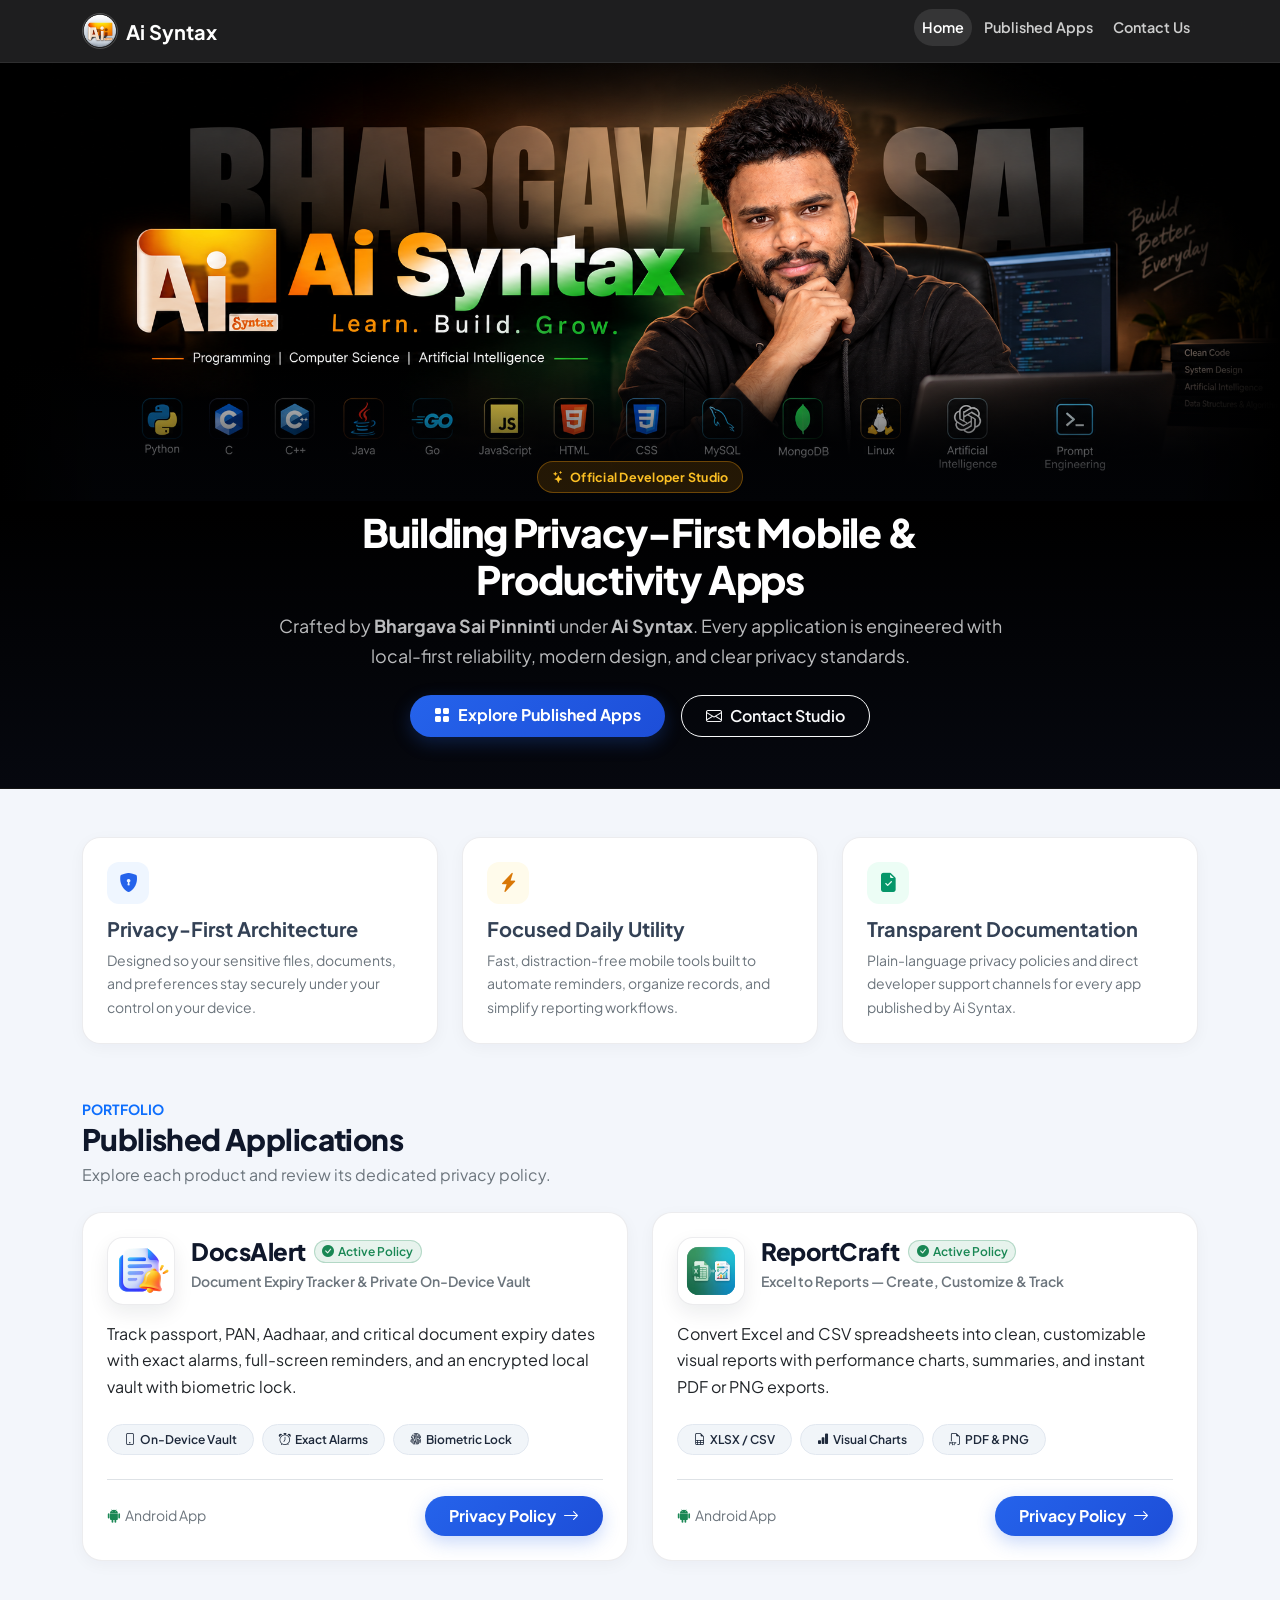
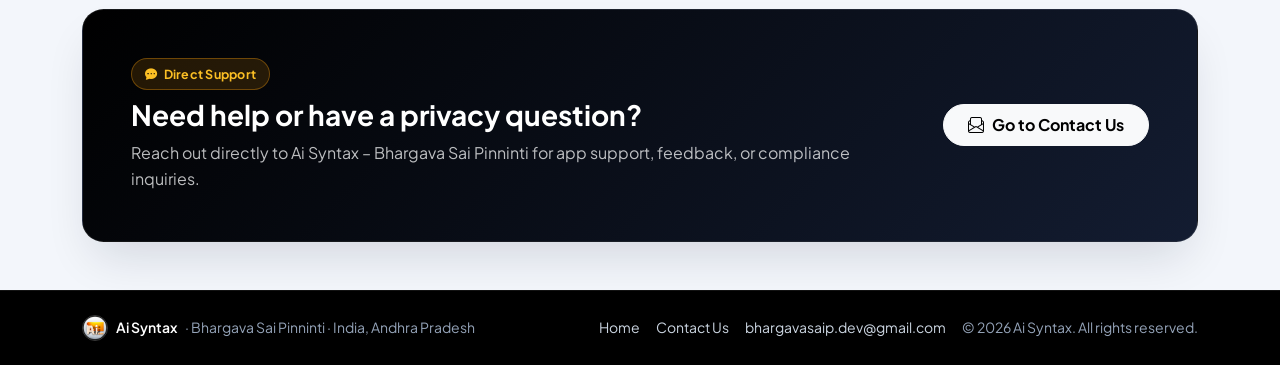
<file: index.html>
<!DOCTYPE html>
<html lang="en">
<head>
    <meta charset="UTF-8">
    <meta name="viewport" content="width=device-width, initial-scale=1.0">
    <title>Ai Syntax - Official Developer Studio</title>
    <meta name="description" content="Official developer website for Ai Syntax by Bhargava Sai Pinninti. Explore DocsAlert, ReportCraft, and transparent privacy policies.">
    <link rel="icon" type="image/png" href="assets/index/ai-syntax-logo.png">
    <link href="https://cdn.jsdelivr.net/npm/bootstrap@5.3.3/dist/css/bootstrap.min.css" rel="stylesheet">
    <link href="https://cdn.jsdelivr.net/npm/bootstrap-icons@1.11.3/font/bootstrap-icons.min.css" rel="stylesheet">
    <link href="https://fonts.googleapis.com/css2?family=Plus+Jakarta+Sans:wght@400;500;600;700;800&display=swap" rel="stylesheet">
    <link rel="stylesheet" href="assets/css/site.css?v=5">
</head>
<body class="d-flex flex-column min-vh-100">

    <div class="scroll-progress" aria-hidden="true"></div>

    <nav class="navbar navbar-expand-md navbar-dark site-navbar sticky-top py-2">
        <div class="container">
            <div class="d-flex align-items-center gap-2">
                <a class="navbar-brand d-flex align-items-center gap-2 fw-bold me-1" href="index.html">
                    <img src="assets/index/ai-syntax-logo.png" alt="Ai Syntax Logo" width="36" height="36" class="brand-logo">
                    <span>Ai Syntax</span>
                </a>
                <span class="nav-context-pill d-none d-sm-inline-flex">
                    <img src="assets/index/ai-syntax-logo.png" alt="" width="20" height="20" class="rounded-circle">
                    <span>Developer Studio</span>
                </span>
            </div>
            <button class="navbar-toggler border-0" type="button" data-bs-toggle="collapse" data-bs-target="#mainNav" aria-controls="mainNav" aria-expanded="false" aria-label="Toggle navigation">
                <span class="navbar-toggler-icon"></span>
            </button>
            <div class="collapse navbar-collapse" id="mainNav">
                <ul class="navbar-nav ms-auto gap-md-1 mt-2 mt-md-0">
                    <li class="nav-item">
                        <a class="nav-link active" aria-current="page" href="index.html">Home</a>
                    </li>
                    <li class="nav-item">
                        <a class="nav-link" href="#apps">Published Apps</a>
                    </li>
                    <li class="nav-item">
                        <a class="nav-link" href="contact.html">Contact Us</a>
                    </li>
                </ul>
            </div>
        </div>
    </nav>

    <header class="hero-seamless">
        <div class="hero-cover-stage">
            <img src="assets/index/cover-photo.png" alt="Ai Syntax - Learn. Build. Grow." width="2144" height="733" decoding="async">
        </div>

        <div class="container hero-copy-band px-3 text-center">
            <div class="mx-auto" style="max-width: 740px;">
                <span class="studio-pill mb-3">
                    <i class="bi bi-stars"></i>
                    <span>Official Developer Studio</span>
                </span>
                <h1 class="hero-title mb-2">Building Privacy-First Mobile &amp; Productivity Apps</h1>
                <p class="hero-subtitle text-light opacity-75 mb-4">
                    Crafted by <strong>Bhargava Sai Pinninti</strong> under <strong>Ai Syntax</strong>. Every application is engineered with local-first reliability, modern design, and clear privacy standards.
                </p>
                <div class="d-flex flex-wrap justify-content-center gap-3">
                    <a href="#apps" class="btn btn-brand rounded-pill px-4 py-2">
                        <i class="bi bi-grid-fill me-2"></i>Explore Published Apps
                    </a>
                    <a href="contact.html" class="btn btn-outline-light rounded-pill px-4 py-2 fw-semibold">
                        <i class="bi bi-envelope me-2"></i>Contact Studio
                    </a>
                </div>
            </div>
        </div>
    </header>

    <main class="flex-grow-1">
        <!-- Studio Pillars -->
        <section class="container my-4 my-md-5" data-reveal>
            <div class="row g-3 g-md-4">
                <div class="col-12 col-md-4">
                    <div class="bento-tile">
                        <div class="bento-icon bento-icon--blue">
                            <i class="bi bi-shield-lock-fill"></i>
                        </div>
                        <h2 class="h5 fw-bold mb-2">Privacy-First Architecture</h2>
                        <p class="text-secondary small mb-0">
                            Designed so your sensitive files, documents, and preferences stay securely under your control on your device.
                        </p>
                    </div>
                </div>
                <div class="col-12 col-md-4">
                    <div class="bento-tile">
                        <div class="bento-icon bento-icon--amber">
                            <i class="bi bi-lightning-charge-fill"></i>
                        </div>
                        <h2 class="h5 fw-bold mb-2">Focused Daily Utility</h2>
                        <p class="text-secondary small mb-0">
                            Fast, distraction-free mobile tools built to automate reminders, organize records, and simplify reporting workflows.
                        </p>
                    </div>
                </div>
                <div class="col-12 col-md-4">
                    <div class="bento-tile">
                        <div class="bento-icon bento-icon--emerald">
                            <i class="bi bi-file-earmark-check-fill"></i>
                        </div>
                        <h2 class="h5 fw-bold mb-2">Transparent Documentation</h2>
                        <p class="text-secondary small mb-0">
                            Plain-language privacy policies and direct developer support channels for every app published by Ai Syntax.
                        </p>
                    </div>
                </div>
            </div>
        </section>

        <!-- Apps Showcase (Logo + Description only) -->
        <section id="apps" class="container my-5 pt-1">
            <div class="mb-4" data-reveal>
                <span class="text-primary fw-bold text-uppercase small">Portfolio</span>
                <h2 class="section-title mb-1">Published Applications</h2>
                <p class="text-secondary mb-0">Explore each product and review its dedicated privacy policy.</p>
            </div>

            <div class="row row-cols-1 row-cols-lg-2 g-4">
                <!-- DocsAlert -->
                <div class="col" data-reveal>
                    <article class="card app-card h-100">
                        <div class="card-body p-4 d-flex flex-column">
                            <div class="d-flex align-items-start gap-3 mb-3">
                                <img src="assets/docsalert/logo.png" alt="DocsAlert App Icon" width="64" height="64" class="app-icon-card">
                                <div class="min-w-0">
                                    <div class="d-flex flex-wrap align-items-center gap-2 mb-1">
                                        <h3 class="h4 app-title mb-0">DocsAlert</h3>
                                        <span class="badge rounded-pill text-bg-success bg-opacity-10 text-success border border-success border-opacity-25 fw-semibold">
                                            <i class="bi bi-check-circle-fill me-1"></i>Active Policy
                                        </span>
                                    </div>
                                    <p class="text-secondary small fw-semibold mb-0">Document Expiry Tracker &amp; Private On-Device Vault</p>
                                </div>
                            </div>

                            <p class="mb-4 flex-grow-1">
                                Track passport, PAN, Aadhaar, and critical document expiry dates with exact alarms, full-screen reminders, and an encrypted local vault with biometric lock.
                            </p>

                            <div class="d-flex flex-wrap gap-2 mb-4">
                                <span class="badge rounded-pill feature-badge px-3 py-2"><i class="bi bi-phone me-1"></i>On-Device Vault</span>
                                <span class="badge rounded-pill feature-badge px-3 py-2"><i class="bi bi-alarm me-1"></i>Exact Alarms</span>
                                <span class="badge rounded-pill feature-badge px-3 py-2"><i class="bi bi-fingerprint me-1"></i>Biometric Lock</span>
                            </div>

                            <div class="d-flex flex-wrap align-items-center justify-content-between gap-2 pt-3 border-top">
                                <span class="small text-secondary"><i class="bi bi-android2 me-1 text-success"></i>Android App</span>
                                <a href="privacy/docsalert.html" class="btn btn-brand rounded-pill px-4 py-2">
                                    Privacy Policy <i class="bi bi-arrow-right ms-1"></i>
                                </a>
                            </div>
                        </div>
                    </article>
                </div>

                <!-- ReportCraft -->
                <div class="col" data-reveal>
                    <article class="card app-card h-100">
                        <div class="card-body p-4 d-flex flex-column">
                            <div class="d-flex align-items-start gap-3 mb-3">
                                <img src="assets/reportcraft/logo.png" alt="ReportCraft App Icon" width="64" height="64" class="app-icon-card">
                                <div class="min-w-0">
                                    <div class="d-flex flex-wrap align-items-center gap-2 mb-1">
                                        <h3 class="h4 app-title mb-0">ReportCraft</h3>
                                        <span class="badge rounded-pill text-bg-success bg-opacity-10 text-success border border-success border-opacity-25 fw-semibold">
                                            <i class="bi bi-check-circle-fill me-1"></i>Active Policy
                                        </span>
                                    </div>
                                    <p class="text-secondary small fw-semibold mb-0">Excel to Reports &mdash; Create, Customize &amp; Track</p>
                                </div>
                            </div>

                            <p class="mb-4 flex-grow-1">
                                Convert Excel and CSV spreadsheets into clean, customizable visual reports with performance charts, summaries, and instant PDF or PNG exports.
                            </p>

                            <div class="d-flex flex-wrap gap-2 mb-4">
                                <span class="badge rounded-pill feature-badge px-3 py-2"><i class="bi bi-file-earmark-spreadsheet me-1"></i>XLSX / CSV</span>
                                <span class="badge rounded-pill feature-badge px-3 py-2"><i class="bi bi-bar-chart-fill me-1"></i>Visual Charts</span>
                                <span class="badge rounded-pill feature-badge px-3 py-2"><i class="bi bi-filetype-pdf me-1"></i>PDF &amp; PNG</span>
                            </div>

                            <div class="d-flex flex-wrap align-items-center justify-content-between gap-2 pt-3 border-top">
                                <span class="small text-secondary"><i class="bi bi-android2 me-1 text-success"></i>Android App</span>
                                <a href="privacy/reportcraft.html" class="btn btn-brand rounded-pill px-4 py-2">
                                    Privacy Policy <i class="bi bi-arrow-right ms-1"></i>
                                </a>
                            </div>
                        </div>
                    </article>
                </div>
            </div>
        </section>

        <!-- Studio Contact CTA -->
        <section class="container my-5" data-reveal>
            <div class="cta-panel p-4 p-md-5 d-flex flex-column flex-md-row align-items-md-center justify-content-between gap-4">
                <div>
                    <span class="studio-pill mb-2"><i class="bi bi-chat-dots-fill"></i>Direct Support</span>
                    <h2 class="h3 fw-bold text-white mb-2">Need help or have a privacy question?</h2>
                    <p class="text-light opacity-75 mb-0">
                        Reach out directly to Ai Syntax &ndash; Bhargava Sai Pinninti for app support, feedback, or compliance inquiries.
                    </p>
                </div>
                <a href="contact.html" class="btn btn-light rounded-pill px-4 py-2 fw-bold text-nowrap">
                    <i class="bi bi-envelope-paper me-2"></i>Go to Contact Us
                </a>
            </div>
        </section>
    </main>

    <footer class="site-footer py-4">
        <div class="container d-flex flex-column flex-md-row align-items-center justify-content-between gap-3 small">
            <div class="d-flex align-items-center gap-2 text-center text-md-start">
                <img src="assets/index/ai-syntax-logo.png" alt="Ai Syntax Logo" width="26" height="26" class="brand-logo-sm">
                <span class="text-white fw-semibold">Ai Syntax</span>
                <span>&middot; Bhargava Sai Pinninti &middot; India, Andhra Pradesh</span>
            </div>
            <div class="d-flex flex-wrap align-items-center justify-content-center gap-3">
                <a href="index.html">Home</a>
                <a href="contact.html">Contact Us</a>
                <a href="mailto:bhargavasaip.dev@gmail.com">bhargavasaip.dev@gmail.com</a>
                <span>&copy; 2026 Ai Syntax. All rights reserved.</span>
            </div>
        </div>
    </footer>

    <button type="button" id="backToTop" class="back-to-top" aria-label="Back to top">
        <i class="bi bi-arrow-up"></i>
    </button>

    <script src="https://cdn.jsdelivr.net/npm/bootstrap@5.3.3/dist/js/bootstrap.bundle.min.js"></script>
    <script src="assets/js/site.js?v=5"></script>
</body>
</html>
</file>
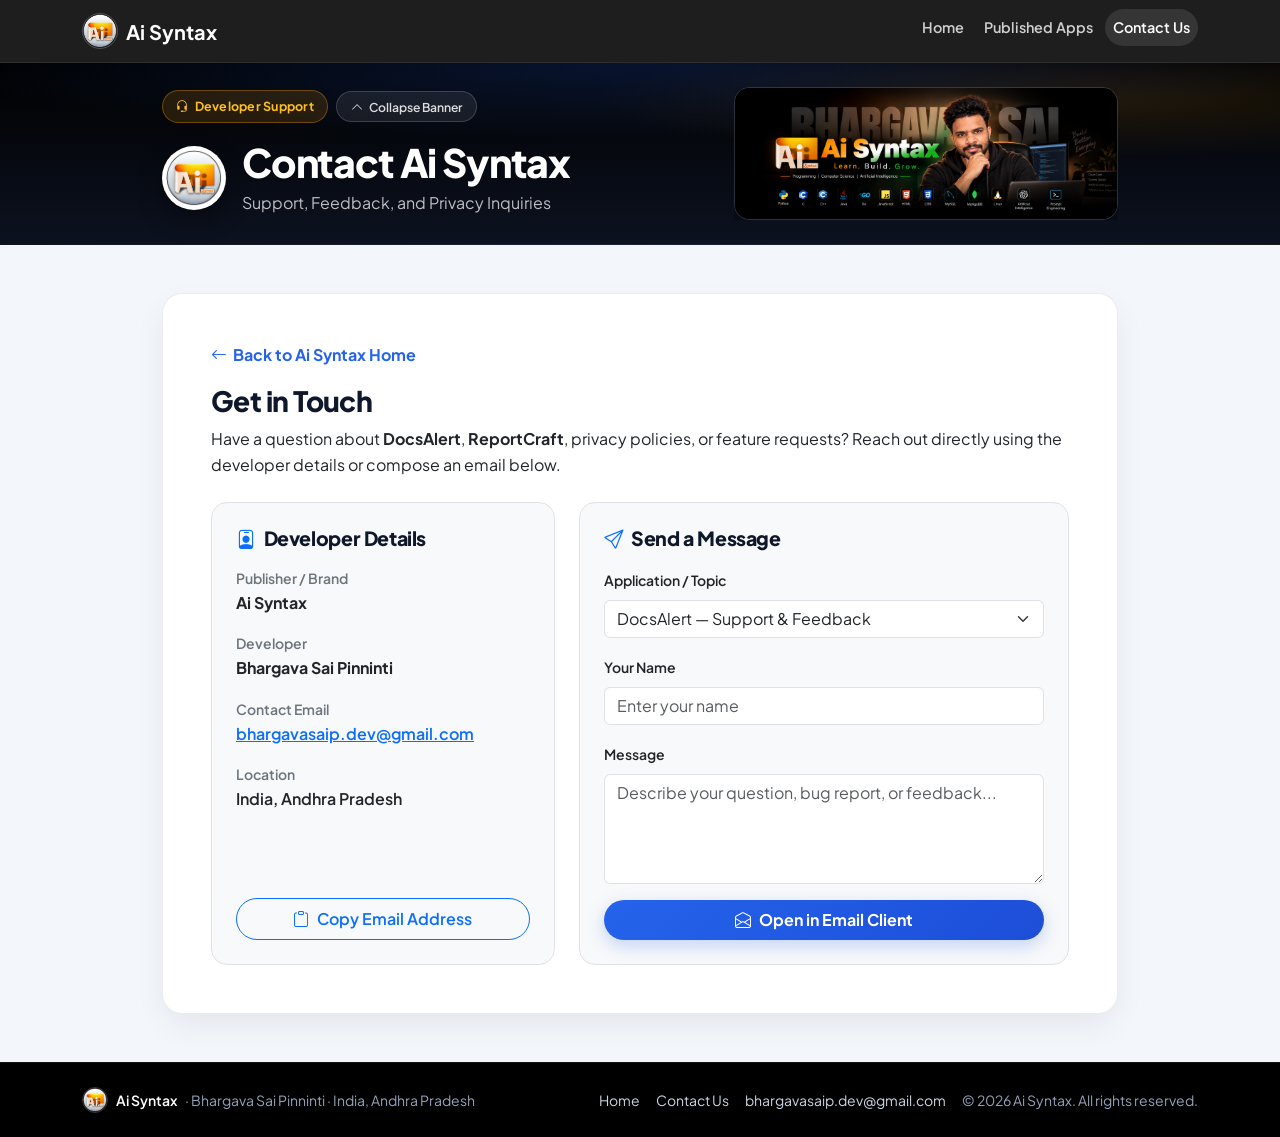
<file: contact.html>
<!DOCTYPE html>
<html lang="en">
<head>
    <meta charset="UTF-8">
    <meta name="viewport" content="width=device-width, initial-scale=1.0">
    <title>Contact Us | Ai Syntax</title>
    <link rel="icon" type="image/png" href="assets/index/ai-syntax-logo.png">
    <link href="https://cdn.jsdelivr.net/npm/bootstrap@5.3.3/dist/css/bootstrap.min.css" rel="stylesheet">
    <link href="https://cdn.jsdelivr.net/npm/bootstrap-icons@1.11.3/font/bootstrap-icons.min.css" rel="stylesheet">
    <link href="https://fonts.googleapis.com/css2?family=Plus+Jakarta+Sans:wght@400;500;600;700;800&display=swap" rel="stylesheet">
    <link rel="stylesheet" href="assets/css/site.css?v=5">
</head>
<body class="d-flex flex-column min-vh-100">

    <div class="scroll-progress" aria-hidden="true"></div>

    <nav class="navbar navbar-expand-md navbar-dark site-navbar sticky-top py-2">
        <div class="container">
            <div class="d-flex align-items-center gap-2">
                <a class="navbar-brand d-flex align-items-center gap-2 fw-bold me-1" href="index.html">
                    <img src="assets/index/ai-syntax-logo.png" alt="Ai Syntax Logo" width="36" height="36" class="brand-logo">
                    <span>Ai Syntax</span>
                </a>
                <span class="nav-context-pill d-none d-sm-inline-flex">
                    <img src="assets/index/ai-syntax-logo.png" alt="" width="20" height="20" class="rounded-circle">
                    <span>Contact Us</span>
                </span>
            </div>
            <button class="navbar-toggler border-0" type="button" data-bs-toggle="collapse" data-bs-target="#mainNav" aria-controls="mainNav" aria-expanded="false" aria-label="Toggle navigation">
                <span class="navbar-toggler-icon"></span>
            </button>
            <div class="collapse navbar-collapse" id="mainNav">
                <ul class="navbar-nav ms-auto gap-md-1 mt-2 mt-md-0">
                    <li class="nav-item">
                        <a class="nav-link" href="index.html">Home</a>
                    </li>
                    <li class="nav-item">
                        <a class="nav-link" href="index.html#apps">Published Apps</a>
                    </li>
                    <li class="nav-item">
                        <a class="nav-link active" aria-current="page" href="contact.html">Contact Us</a>
                    </li>
                </ul>
            </div>
        </div>
    </nav>

    <header class="hero-shell py-4 px-3" data-auto-collapse="true">
        <div class="container" style="max-width: 980px;">
            <div class="row align-items-center g-4">
                <div class="col-md-7">
                    <div class="d-flex flex-wrap align-items-center gap-2 mb-3">
                        <span class="studio-pill">
                            <i class="bi bi-headset"></i>
                            <span>Developer Support</span>
                        </span>
                        <button type="button" id="bannerToggleBtn" class="banner-toggle-btn" aria-expanded="true">
                            <i class="bi bi-chevron-up"></i>
                            <span id="bannerToggleLabel">Collapse Banner</span>
                        </button>
                    </div>
                    <div class="d-flex align-items-center gap-3">
                        <img src="assets/index/ai-syntax-logo.png" alt="Ai Syntax Logo" width="64" height="64" class="app-icon-hero rounded-circle">
                        <div>
                            <h1 class="h2 hero-title mb-1">Contact Ai Syntax</h1>
                            <p class="text-light opacity-75 mb-0">Support, Feedback, and Privacy Inquiries</p>
                        </div>
                    </div>
                </div>
                <div class="col-md-5">
                    <div class="hero-collapsible">
                        <div class="hero-collapsible-inner">
                            <div class="cover-frame cover-frame--side">
                                <img src="assets/index/cover-photo.png" alt="Ai Syntax Cover Banner" width="2144" height="733" decoding="async">
                            </div>
                        </div>
                    </div>
                </div>
            </div>
        </div>
    </header>

    <main class="container my-5 flex-grow-1" style="max-width: 980px;">
        <div class="card content-card p-4 p-md-5" data-reveal>
            <div class="mb-3">
                <a href="index.html" class="back-link"><i class="bi bi-arrow-left"></i>Back to Ai Syntax Home</a>
            </div>

            <h1 class="h3 policy-title mb-2">Get in Touch</h1>
            <p class="mb-4">
                Have a question about <strong>DocsAlert</strong>, <strong>ReportCraft</strong>, privacy policies, or feature requests? Reach out directly using the developer details or compose an email below.
            </p>

            <div class="row g-4">
                <div class="col-md-5">
                    <div class="bg-light border rounded-4 p-4 h-100 d-flex flex-column">
                        <h2 class="h5 mt-0 mb-3"><i class="bi bi-person-badge me-2 text-primary"></i>Developer Details</h2>
                        <div class="mb-3">
                            <div class="small text-secondary fw-semibold">Publisher / Brand</div>
                            <div class="fw-bold text-dark">Ai Syntax</div>
                        </div>
                        <div class="mb-3">
                            <div class="small text-secondary fw-semibold">Developer</div>
                            <div class="fw-bold text-dark">Bhargava Sai Pinninti</div>
                        </div>
                        <div class="mb-3">
                            <div class="small text-secondary fw-semibold">Contact Email</div>
                            <a href="mailto:bhargavasaip.dev@gmail.com" class="fw-semibold text-break">bhargavasaip.dev@gmail.com</a>
                        </div>
                        <div class="mb-4">
                            <div class="small text-secondary fw-semibold">Location</div>
                            <div class="fw-semibold text-dark">India, Andhra Pradesh</div>
                        </div>
                        <div class="mt-auto">
                            <button type="button" id="copyEmailBtn" class="btn btn-outline-primary rounded-pill px-3 py-2 fw-semibold w-100">
                                <i class="bi bi-clipboard me-2"></i>Copy Email Address
                            </button>
                        </div>
                    </div>
                </div>

                <div class="col-md-7">
                    <div class="bg-light border rounded-4 p-4 h-100">
                        <h2 class="h5 mt-0 mb-3"><i class="bi bi-send me-2 text-primary"></i>Send a Message</h2>
                        <form id="contactForm">
                            <div class="mb-3">
                                <label for="appSelect" class="form-label small fw-semibold">Application / Topic</label>
                                <select id="appSelect" class="form-select">
                                    <option value="DocsAlert">DocsAlert &mdash; Support &amp; Feedback</option>
                                    <option value="ReportCraft">ReportCraft &mdash; Support &amp; Feedback</option>
                                    <option value="Privacy Inquiry">Privacy Policy &amp; Data Inquiry</option>
                                    <option value="General Feedback">General Inquiry</option>
                                </select>
                            </div>
                            <div class="mb-3">
                                <label for="senderName" class="form-label small fw-semibold">Your Name</label>
                                <input type="text" id="senderName" class="form-control" placeholder="Enter your name" required>
                            </div>
                            <div class="mb-3">
                                <label for="messageBody" class="form-label small fw-semibold">Message</label>
                                <textarea id="messageBody" class="form-control" rows="4" placeholder="Describe your question, bug report, or feedback..." required></textarea>
                            </div>
                            <button type="submit" class="btn btn-brand rounded-pill px-4 py-2 w-100">
                                <i class="bi bi-envelope-open me-2"></i>Open in Email Client
                            </button>
                        </form>
                    </div>
                </div>
            </div>
        </div>
    </main>

    <footer class="site-footer py-4">
        <div class="container d-flex flex-column flex-md-row align-items-center justify-content-between gap-3 small">
            <div class="d-flex align-items-center gap-2 text-center text-md-start">
                <img src="assets/index/ai-syntax-logo.png" alt="Ai Syntax Logo" width="26" height="26" class="brand-logo-sm">
                <span class="text-white fw-semibold">Ai Syntax</span>
                <span>&middot; Bhargava Sai Pinninti &middot; India, Andhra Pradesh</span>
            </div>
            <div class="d-flex flex-wrap align-items-center justify-content-center gap-3">
                <a href="index.html">Home</a>
                <a href="contact.html">Contact Us</a>
                <a href="mailto:bhargavasaip.dev@gmail.com">bhargavasaip.dev@gmail.com</a>
                <span>&copy; 2026 Ai Syntax. All rights reserved.</span>
            </div>
        </div>
    </footer>

    <button type="button" id="backToTop" class="back-to-top" aria-label="Back to top">
        <i class="bi bi-arrow-up"></i>
    </button>

    <script src="https://cdn.jsdelivr.net/npm/bootstrap@5.3.3/dist/js/bootstrap.bundle.min.js"></script>
    <script src="assets/js/site.js?v=5"></script></script>
    <script>
        document.getElementById('copyEmailBtn').addEventListener('click', function () {
            const btn = this;
            navigator.clipboard.writeText('bhargavasaip.dev@gmail.com').then(function () {
                btn.innerHTML = '<i class="bi bi-check2 me-2"></i>Email Copied!';
                setTimeout(function () {
                    btn.innerHTML = '<i class="bi bi-clipboard me-2"></i>Copy Email Address';
                }, 2000);
            });
        });

        document.getElementById('contactForm').addEventListener('submit', function (e) {
            e.preventDefault();
            const topic = document.getElementById('appSelect').value;
            const name = document.getElementById('senderName').value.trim();
            const message = document.getElementById('messageBody').value.trim();
            const subject = encodeURIComponent('[' + topic + '] Inquiry from ' + name);
            const body = encodeURIComponent('Name: ' + name + '\nTopic: ' + topic + '\n\n' + message);
            window.location.href = 'mailto:bhargavasaip.dev@gmail.com?subject=' + subject + '&body=' + body;
        });
    </script>
</body>
</html>
</file>
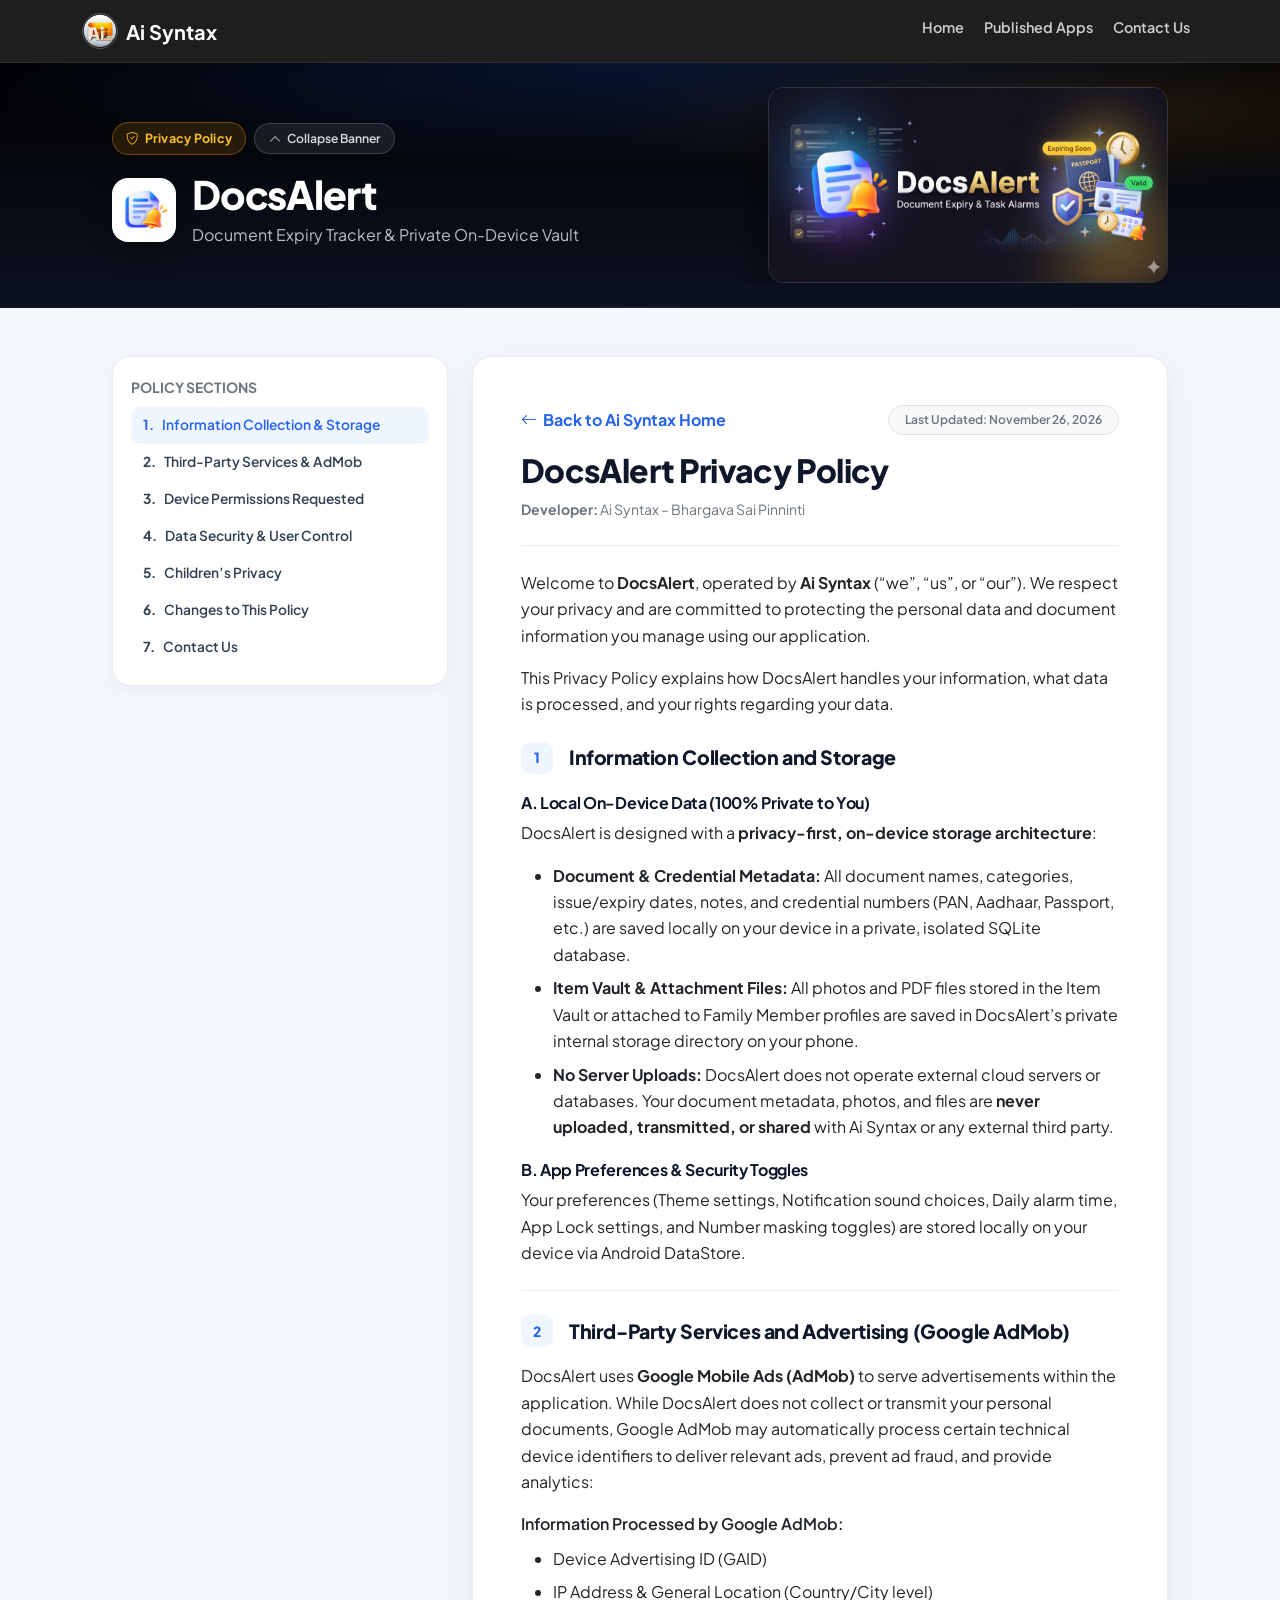
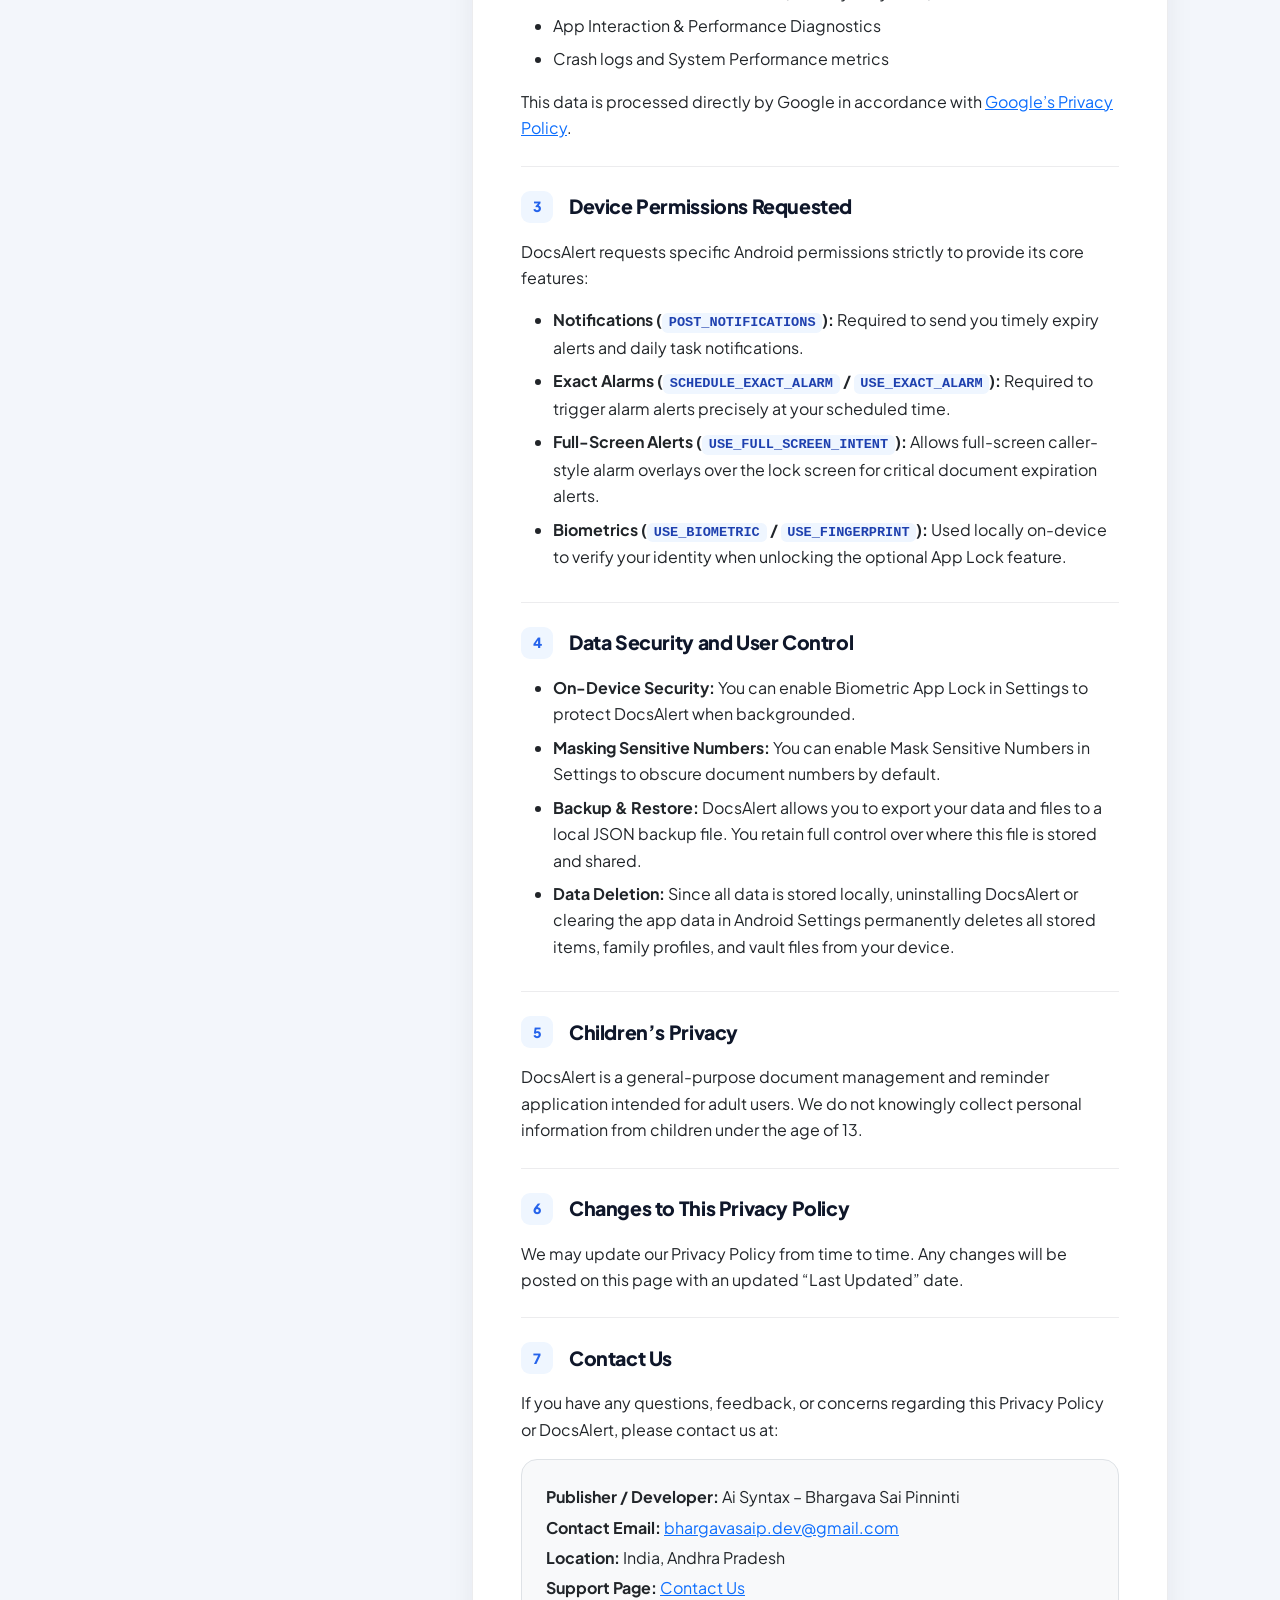
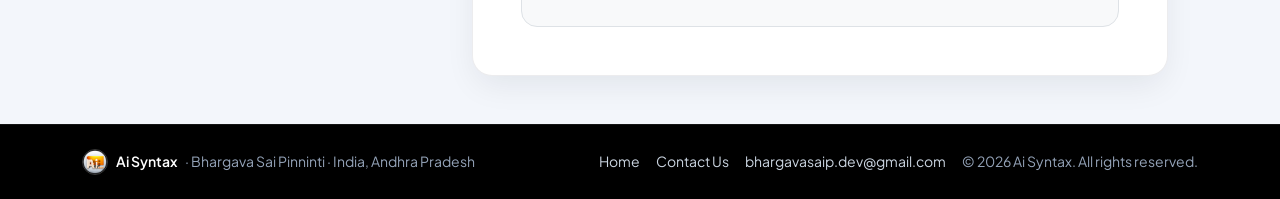
<file: privacy/docsalert.html>
<!DOCTYPE html>
<html lang="en">
<head>
    <meta charset="UTF-8">
    <meta name="viewport" content="width=device-width, initial-scale=1.0">
    <title>DocsAlert - Privacy Policy | Ai Syntax</title>
    <link rel="icon" type="image/png" href="../assets/docsalert/logo.png">
    <link href="https://cdn.jsdelivr.net/npm/bootstrap@5.3.3/dist/css/bootstrap.min.css" rel="stylesheet">
    <link href="https://cdn.jsdelivr.net/npm/bootstrap-icons@1.11.3/font/bootstrap-icons.min.css" rel="stylesheet">
    <link href="https://fonts.googleapis.com/css2?family=Plus+Jakarta+Sans:wght@400;500;600;700;800&display=swap" rel="stylesheet">
    <link rel="stylesheet" href="../assets/css/site.css?v=5">
</head>
<body class="d-flex flex-column min-vh-100">

    <div class="scroll-progress" aria-hidden="true"></div>

    <nav class="navbar navbar-expand-md navbar-dark site-navbar sticky-top py-2">
        <div class="container">
            <div class="d-flex align-items-center gap-2">
                <a class="navbar-brand d-flex align-items-center gap-2 fw-bold me-1" href="../index.html">
                    <img src="../assets/index/ai-syntax-logo.png" alt="Ai Syntax Logo" width="36" height="36" class="brand-logo">
                    <span>Ai Syntax</span>
                </a>
                <span class="nav-context-pill d-none d-sm-inline-flex">
                    <img src="../assets/docsalert/logo.png" alt="" width="20" height="20">
                    <span>DocsAlert &middot; Privacy Policy</span>
                </span>
            </div>
            <button class="navbar-toggler border-0" type="button" data-bs-toggle="collapse" data-bs-target="#mainNav" aria-controls="mainNav" aria-expanded="false" aria-label="Toggle navigation">
                <span class="navbar-toggler-icon"></span>
            </button>
            <div class="collapse navbar-collapse" id="mainNav">
                <ul class="navbar-nav ms-auto gap-md-1 mt-2 mt-md-0">
                    <li class="nav-item">
                        <a class="nav-link" href="../index.html">Home</a>
                    </li>
                    <li class="nav-item">
                        <a class="nav-link" href="../index.html#apps">Published Apps</a>
                    </li>
                    <li class="nav-item">
                        <a class="nav-link" href="../contact.html">Contact Us</a>
                    </li>
                </ul>
            </div>
        </div>
    </nav>

    <header class="hero-shell py-4 px-3" data-auto-collapse="true">
        <div class="container" style="max-width: 1080px;">
            <div class="row align-items-center g-4">
                <div class="col-md-7">
                    <div class="d-flex flex-wrap align-items-center gap-2 mb-3">
                        <span class="studio-pill">
                            <i class="bi bi-shield-check"></i>
                            <span>Privacy Policy</span>
                        </span>
                        <button type="button" id="bannerToggleBtn" class="banner-toggle-btn" aria-expanded="true">
                            <i class="bi bi-chevron-up"></i>
                            <span id="bannerToggleLabel">Collapse Banner</span>
                        </button>
                    </div>
                    <div class="d-flex align-items-center gap-3">
                        <img src="../assets/docsalert/logo.png" alt="DocsAlert Icon" width="64" height="64" class="app-icon-hero">
                        <div>
                            <h1 class="h2 hero-title mb-1">DocsAlert</h1>
                            <p class="text-light opacity-75 mb-0">Document Expiry Tracker &amp; Private On-Device Vault</p>
                        </div>
                    </div>
                </div>
                <div class="col-md-5">
                    <div class="hero-collapsible">
                        <div class="hero-collapsible-inner">
                            <div class="cover-frame cover-frame--side">
                                <img src="../assets/docsalert/feature-graphic.png" alt="DocsAlert Feature Banner" width="1024" height="500" decoding="async">
                            </div>
                        </div>
                    </div>
                </div>
            </div>
        </div>
    </header>

    <main class="container my-5 flex-grow-1" style="max-width: 1080px;">
        <div class="row g-4 align-items-start">
            <!-- Sticky Table of Contents (Desktop) / Collapsible TOC (Mobile) -->
            <aside class="col-lg-4">
                <div class="toc-card">
                    <div class="d-flex align-items-center justify-content-between mb-2">
                        <span class="small fw-bold text-uppercase text-secondary">Policy Sections</span>
                        <button class="btn btn-sm btn-outline-secondary d-lg-none rounded-pill px-3" type="button" data-bs-toggle="collapse" data-bs-target="#tocCollapse" aria-expanded="false">
                            Menu <i class="bi bi-chevron-down ms-1"></i>
                        </button>
                    </div>
                    <nav id="tocCollapse" class="collapse d-lg-block" aria-label="Privacy Policy Sections">
                        <a href="#section-1" class="toc-link is-active"><span class="fw-bold">1.</span> Information Collection &amp; Storage</a>
                        <a href="#section-2" class="toc-link"><span class="fw-bold">2.</span> Third-Party Services &amp; AdMob</a>
                        <a href="#section-3" class="toc-link"><span class="fw-bold">3.</span> Device Permissions Requested</a>
                        <a href="#section-4" class="toc-link"><span class="fw-bold">4.</span> Data Security &amp; User Control</a>
                        <a href="#section-5" class="toc-link"><span class="fw-bold">5.</span> Children&rsquo;s Privacy</a>
                        <a href="#section-6" class="toc-link"><span class="fw-bold">6.</span> Changes to This Policy</a>
                        <a href="#section-7" class="toc-link"><span class="fw-bold">7.</span> Contact Us</a>
                    </nav>
                </div>
            </aside>

            <!-- Policy Document -->
            <div class="col-lg-8">
                <div class="card content-card p-4 p-md-5">
                    <div class="d-flex flex-wrap align-items-center justify-content-between gap-2 mb-3">
                        <a href="../index.html" class="back-link"><i class="bi bi-arrow-left"></i>Back to Ai Syntax Home</a>
                        <span class="badge rounded-pill text-bg-light border text-secondary fw-semibold px-3 py-2">
                            Last Updated: November 26, 2026
                        </span>
                    </div>

                    <h1 class="h2 policy-title mb-2">DocsAlert Privacy Policy</h1>
                    <p class="text-secondary small mb-0">
                        <strong>Developer:</strong> Ai Syntax &ndash; Bhargava Sai Pinninti
                    </p>

                    <hr class="my-4" style="border-color: var(--border-subtle); opacity: 1;">

                    <p>
                        Welcome to <strong>DocsAlert</strong>, operated by <strong>Ai Syntax</strong> (&ldquo;we&rdquo;, &ldquo;us&rdquo;, or &ldquo;our&rdquo;). We respect your privacy and are committed to protecting the personal data and document information you manage using our application.
                    </p>
                    <p class="mb-4">
                        This Privacy Policy explains how DocsAlert handles your information, what data is processed, and your rights regarding your data.
                    </p>

                    <section id="section-1" class="policy-section">
                        <div class="d-flex align-items-center gap-3 mb-3">
                            <span class="policy-section-badge">1</span>
                            <h2>Information Collection and Storage</h2>
                        </div>

                        <h3>A. Local On-Device Data (100% Private to You)</h3>
                        <p>DocsAlert is designed with a <strong>privacy-first, on-device storage architecture</strong>:</p>
                        <ul>
                            <li><strong>Document &amp; Credential Metadata:</strong> All document names, categories, issue/expiry dates, notes, and credential numbers (PAN, Aadhaar, Passport, etc.) are saved locally on your device in a private, isolated SQLite database.</li>
                            <li><strong>Item Vault &amp; Attachment Files:</strong> All photos and PDF files stored in the Item Vault or attached to Family Member profiles are saved in DocsAlert&rsquo;s private internal storage directory on your phone.</li>
                            <li><strong>No Server Uploads:</strong> DocsAlert does not operate external cloud servers or databases. Your document metadata, photos, and files are <strong>never uploaded, transmitted, or shared</strong> with Ai Syntax or any external third party.</li>
                        </ul>

                        <h3>B. App Preferences &amp; Security Toggles</h3>
                        <p class="mb-0">
                            Your preferences (Theme settings, Notification sound choices, Daily alarm time, App Lock settings, and Number masking toggles) are stored locally on your device via Android DataStore.
                        </p>
                    </section>

                    <section id="section-2" class="policy-section">
                        <div class="d-flex align-items-center gap-3 mb-3">
                            <span class="policy-section-badge">2</span>
                            <h2>Third-Party Services and Advertising (Google AdMob)</h2>
                        </div>
                        <p>
                            DocsAlert uses <strong>Google Mobile Ads (AdMob)</strong> to serve advertisements within the application. While DocsAlert does not collect or transmit your personal documents, Google AdMob may automatically process certain technical device identifiers to deliver relevant ads, prevent ad fraud, and provide analytics:
                        </p>
                        <p class="fw-semibold mb-2">Information Processed by Google AdMob:</p>
                        <ul>
                            <li>Device Advertising ID (GAID)</li>
                            <li>IP Address &amp; General Location (Country/City level)</li>
                            <li>App Interaction &amp; Performance Diagnostics</li>
                            <li>Crash logs and System Performance metrics</li>
                        </ul>
                        <p class="mb-0">
                            This data is processed directly by Google in accordance with
                            <a href="https://policies.google.com/privacy" target="_blank" rel="noopener noreferrer">Google&rsquo;s Privacy Policy</a>.
                        </p>
                    </section>

                    <section id="section-3" class="policy-section">
                        <div class="d-flex align-items-center gap-3 mb-3">
                            <span class="policy-section-badge">3</span>
                            <h2>Device Permissions Requested</h2>
                        </div>
                        <p>DocsAlert requests specific Android permissions strictly to provide its core features:</p>
                        <ul class="mb-0">
                            <li><strong>Notifications (<code>POST_NOTIFICATIONS</code>):</strong> Required to send you timely expiry alerts and daily task notifications.</li>
                            <li><strong>Exact Alarms (<code>SCHEDULE_EXACT_ALARM</code> / <code>USE_EXACT_ALARM</code>):</strong> Required to trigger alarm alerts precisely at your scheduled time.</li>
                            <li><strong>Full-Screen Alerts (<code>USE_FULL_SCREEN_INTENT</code>):</strong> Allows full-screen caller-style alarm overlays over the lock screen for critical document expiration alerts.</li>
                            <li><strong>Biometrics (<code>USE_BIOMETRIC</code> / <code>USE_FINGERPRINT</code>):</strong> Used locally on-device to verify your identity when unlocking the optional App Lock feature.</li>
                        </ul>
                    </section>

                    <section id="section-4" class="policy-section">
                        <div class="d-flex align-items-center gap-3 mb-3">
                            <span class="policy-section-badge">4</span>
                            <h2>Data Security and User Control</h2>
                        </div>
                        <ul class="mb-0">
                            <li><strong>On-Device Security:</strong> You can enable Biometric App Lock in Settings to protect DocsAlert when backgrounded.</li>
                            <li><strong>Masking Sensitive Numbers:</strong> You can enable Mask Sensitive Numbers in Settings to obscure document numbers by default.</li>
                            <li><strong>Backup &amp; Restore:</strong> DocsAlert allows you to export your data and files to a local JSON backup file. You retain full control over where this file is stored and shared.</li>
                            <li><strong>Data Deletion:</strong> Since all data is stored locally, uninstalling DocsAlert or clearing the app data in Android Settings permanently deletes all stored items, family profiles, and vault files from your device.</li>
                        </ul>
                    </section>

                    <section id="section-5" class="policy-section">
                        <div class="d-flex align-items-center gap-3 mb-3">
                            <span class="policy-section-badge">5</span>
                            <h2>Children&rsquo;s Privacy</h2>
                        </div>
                        <p class="mb-0">
                            DocsAlert is a general-purpose document management and reminder application intended for adult users. We do not knowingly collect personal information from children under the age of 13.
                        </p>
                    </section>

                    <section id="section-6" class="policy-section">
                        <div class="d-flex align-items-center gap-3 mb-3">
                            <span class="policy-section-badge">6</span>
                            <h2>Changes to This Privacy Policy</h2>
                        </div>
                        <p class="mb-0">
                            We may update our Privacy Policy from time to time. Any changes will be posted on this page with an updated &ldquo;Last Updated&rdquo; date.
                        </p>
                    </section>

                    <section id="section-7" class="policy-section">
                        <div class="d-flex align-items-center gap-3 mb-3">
                            <span class="policy-section-badge">7</span>
                            <h2>Contact Us</h2>
                        </div>
                        <p>If you have any questions, feedback, or concerns regarding this Privacy Policy or DocsAlert, please contact us at:</p>
                        <div class="bg-light border rounded-4 p-4">
                            <p class="mb-1"><strong>Publisher / Developer:</strong> Ai Syntax &ndash; Bhargava Sai Pinninti</p>
                            <p class="mb-1"><strong>Contact Email:</strong> <a href="mailto:bhargavasaip.dev@gmail.com">bhargavasaip.dev@gmail.com</a></p>
                            <p class="mb-1"><strong>Location:</strong> India, Andhra Pradesh</p>
                            <p class="mb-0"><strong>Support Page:</strong> <a href="../contact.html">Contact Us</a></p>
                        </div>
                    </section>
                </div>
            </div>
        </div>
    </main>

    <footer class="site-footer py-4">
        <div class="container d-flex flex-column flex-md-row align-items-center justify-content-between gap-3 small">
            <div class="d-flex align-items-center gap-2 text-center text-md-start">
                <img src="../assets/index/ai-syntax-logo.png" alt="Ai Syntax Logo" width="26" height="26" class="brand-logo-sm">
                <span class="text-white fw-semibold">Ai Syntax</span>
                <span>&middot; Bhargava Sai Pinninti &middot; India, Andhra Pradesh</span>
            </div>
            <div class="d-flex flex-wrap align-items-center justify-content-center gap-3">
                <a href="../index.html">Home</a>
                <a href="../contact.html">Contact Us</a>
                <a href="mailto:bhargavasaip.dev@gmail.com">bhargavasaip.dev@gmail.com</a>
                <span>&copy; 2026 Ai Syntax. All rights reserved.</span>
            </div>
        </div>
    </footer>

    <button type="button" id="backToTop" class="back-to-top" aria-label="Back to top">
        <i class="bi bi-arrow-up"></i>
    </button>

    <script src="https://cdn.jsdelivr.net/npm/bootstrap@5.3.3/dist/js/bootstrap.bundle.min.js"></script>
    <script src="../assets/js/site.js?v=5"></script>
</body>
</html>
</file>
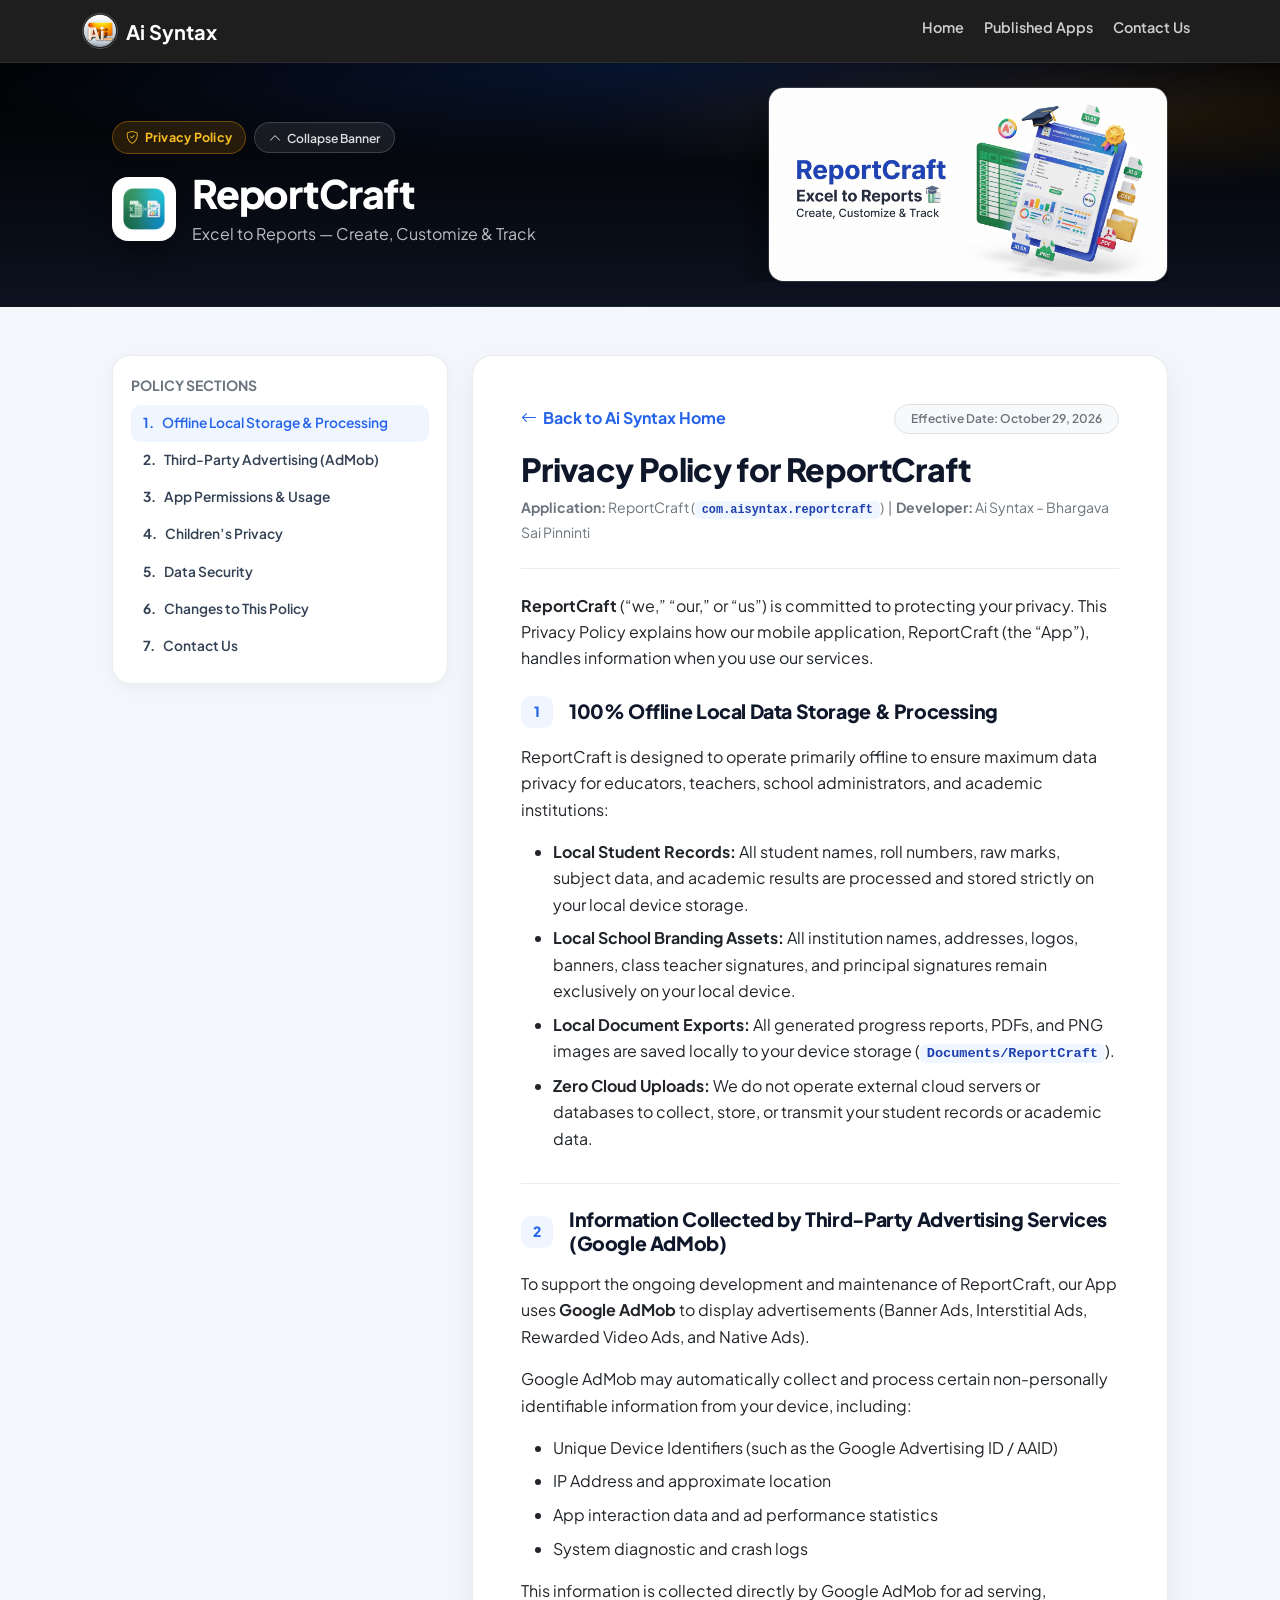
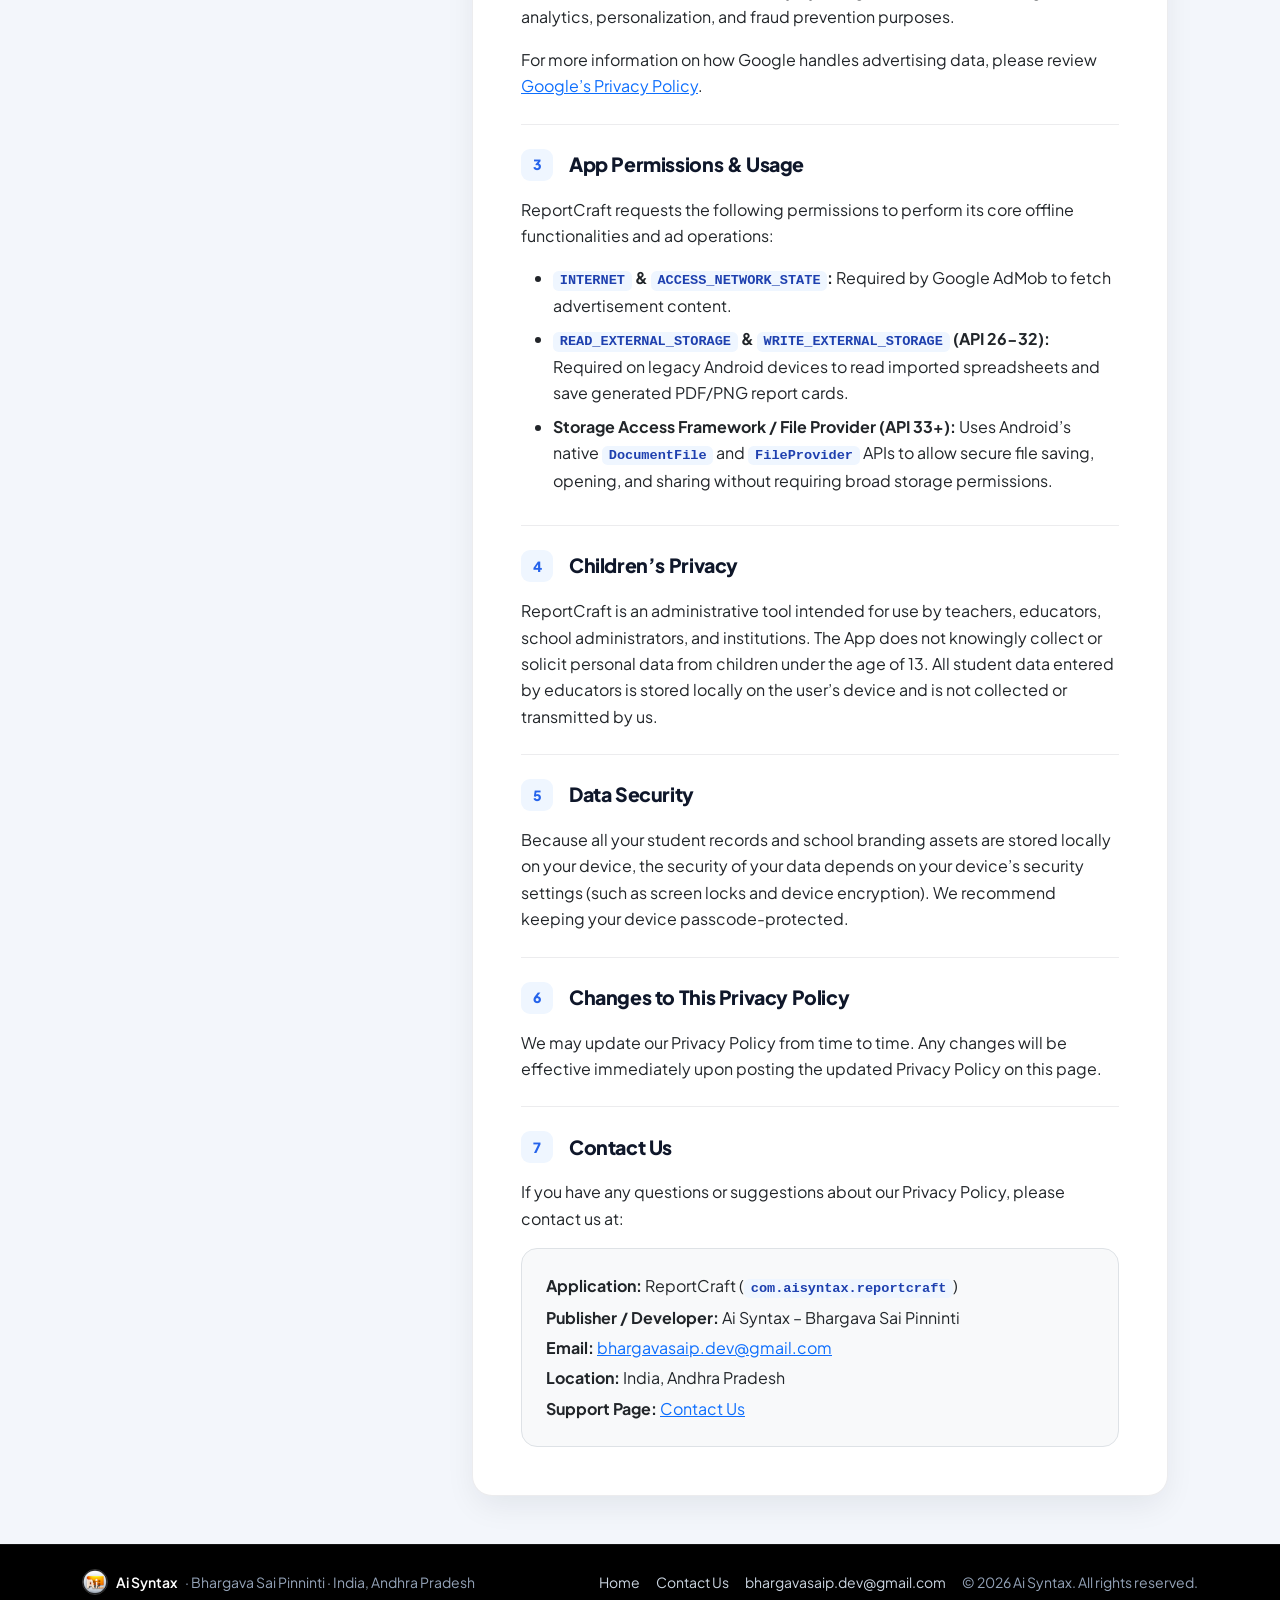
<file: privacy/reportcraft.html>
<!DOCTYPE html>
<html lang="en">
<head>
    <meta charset="UTF-8">
    <meta name="viewport" content="width=device-width, initial-scale=1.0">
    <title>ReportCraft - Privacy Policy | Ai Syntax</title>
    <link rel="icon" type="image/png" href="../assets/reportcraft/logo.png">
    <link href="https://cdn.jsdelivr.net/npm/bootstrap@5.3.3/dist/css/bootstrap.min.css" rel="stylesheet">
    <link href="https://cdn.jsdelivr.net/npm/bootstrap-icons@1.11.3/font/bootstrap-icons.min.css" rel="stylesheet">
    <link href="https://fonts.googleapis.com/css2?family=Plus+Jakarta+Sans:wght@400;500;600;700;800&display=swap" rel="stylesheet">
    <link rel="stylesheet" href="../assets/css/site.css?v=5">
</head>
<body class="d-flex flex-column min-vh-100">

    <div class="scroll-progress" aria-hidden="true"></div>

    <nav class="navbar navbar-expand-md navbar-dark site-navbar sticky-top py-2">
        <div class="container">
            <div class="d-flex align-items-center gap-2">
                <a class="navbar-brand d-flex align-items-center gap-2 fw-bold me-1" href="../index.html">
                    <img src="../assets/index/ai-syntax-logo.png" alt="Ai Syntax Logo" width="36" height="36" class="brand-logo">
                    <span>Ai Syntax</span>
                </a>
                <span class="nav-context-pill d-none d-sm-inline-flex">
                    <img src="../assets/reportcraft/logo.png" alt="" width="20" height="20">
                    <span>ReportCraft &middot; Privacy Policy</span>
                </span>
            </div>
            <button class="navbar-toggler border-0" type="button" data-bs-toggle="collapse" data-bs-target="#mainNav" aria-controls="mainNav" aria-expanded="false" aria-label="Toggle navigation">
                <span class="navbar-toggler-icon"></span>
            </button>
            <div class="collapse navbar-collapse" id="mainNav">
                <ul class="navbar-nav ms-auto gap-md-1 mt-2 mt-md-0">
                    <li class="nav-item">
                        <a class="nav-link" href="../index.html">Home</a>
                    </li>
                    <li class="nav-item">
                        <a class="nav-link" href="../index.html#apps">Published Apps</a>
                    </li>
                    <li class="nav-item">
                        <a class="nav-link" href="../contact.html">Contact Us</a>
                    </li>
                </ul>
            </div>
        </div>
    </nav>

    <header class="hero-shell py-4 px-3" data-auto-collapse="true">
        <div class="container" style="max-width: 1080px;">
            <div class="row align-items-center g-4">
                <div class="col-md-7">
                    <div class="d-flex flex-wrap align-items-center gap-2 mb-3">
                        <span class="studio-pill">
                            <i class="bi bi-shield-check"></i>
                            <span>Privacy Policy</span>
                        </span>
                        <button type="button" id="bannerToggleBtn" class="banner-toggle-btn" aria-expanded="true">
                            <i class="bi bi-chevron-up"></i>
                            <span id="bannerToggleLabel">Collapse Banner</span>
                        </button>
                    </div>
                    <div class="d-flex align-items-center gap-3">
                        <img src="../assets/reportcraft/logo.png" alt="ReportCraft Icon" width="64" height="64" class="app-icon-hero">
                        <div>
                            <h1 class="h2 hero-title mb-1">ReportCraft</h1>
                            <p class="text-light opacity-75 mb-0">Excel to Reports &mdash; Create, Customize &amp; Track</p>
                        </div>
                    </div>
                </div>
                <div class="col-md-5">
                    <div class="hero-collapsible">
                        <div class="hero-collapsible-inner">
                            <div class="cover-frame cover-frame--side">
                                <img src="../assets/reportcraft/feature-graphic.png" alt="ReportCraft Feature Banner" width="2976" height="1440" decoding="async">
                            </div>
                        </div>
                    </div>
                </div>
            </div>
        </div>
    </header>

    <main class="container my-5 flex-grow-1" style="max-width: 1080px;">
        <div class="row g-4 align-items-start">
            <!-- Sticky Table of Contents (Desktop) / Collapsible TOC (Mobile) -->
            <aside class="col-lg-4">
                <div class="toc-card">
                    <div class="d-flex align-items-center justify-content-between mb-2">
                        <span class="small fw-bold text-uppercase text-secondary">Policy Sections</span>
                        <button class="btn btn-sm btn-outline-secondary d-lg-none rounded-pill px-3" type="button" data-bs-toggle="collapse" data-bs-target="#tocCollapse" aria-expanded="false">
                            Menu <i class="bi bi-chevron-down ms-1"></i>
                        </button>
                    </div>
                    <nav id="tocCollapse" class="collapse d-lg-block" aria-label="Privacy Policy Sections">
                        <a href="#section-1" class="toc-link is-active"><span class="fw-bold">1.</span> Offline Local Storage &amp; Processing</a>
                        <a href="#section-2" class="toc-link"><span class="fw-bold">2.</span> Third-Party Advertising (AdMob)</a>
                        <a href="#section-3" class="toc-link"><span class="fw-bold">3.</span> App Permissions &amp; Usage</a>
                        <a href="#section-4" class="toc-link"><span class="fw-bold">4.</span> Children&rsquo;s Privacy</a>
                        <a href="#section-5" class="toc-link"><span class="fw-bold">5.</span> Data Security</a>
                        <a href="#section-6" class="toc-link"><span class="fw-bold">6.</span> Changes to This Policy</a>
                        <a href="#section-7" class="toc-link"><span class="fw-bold">7.</span> Contact Us</a>
                    </nav>
                </div>
            </aside>

            <!-- Policy Document -->
            <div class="col-lg-8">
                <div class="card content-card p-4 p-md-5">
                    <div class="d-flex flex-wrap align-items-center justify-content-between gap-2 mb-3">
                        <a href="../index.html" class="back-link"><i class="bi bi-arrow-left"></i>Back to Ai Syntax Home</a>
                        <span class="badge rounded-pill text-bg-light border text-secondary fw-semibold px-3 py-2">
                            Effective Date: October 29, 2026
                        </span>
                    </div>

                    <h1 class="h2 policy-title mb-2">Privacy Policy for ReportCraft</h1>
                    <p class="text-secondary small mb-0">
                        <strong>Application:</strong> ReportCraft (<code>com.aisyntax.reportcraft</code>) &nbsp;|&nbsp;
                        <strong>Developer:</strong> Ai Syntax &ndash; Bhargava Sai Pinninti
                    </p>

                    <hr class="my-4" style="border-color: var(--border-subtle); opacity: 1;">

                    <p class="mb-4">
                        <strong>ReportCraft</strong> (&ldquo;we,&rdquo; &ldquo;our,&rdquo; or &ldquo;us&rdquo;) is committed to protecting your privacy. This Privacy Policy explains how our mobile application, ReportCraft (the &ldquo;App&rdquo;), handles information when you use our services.
                    </p>

                    <section id="section-1" class="policy-section">
                        <div class="d-flex align-items-center gap-3 mb-3">
                            <span class="policy-section-badge">1</span>
                            <h2>100% Offline Local Data Storage &amp; Processing</h2>
                        </div>
                        <p>
                            ReportCraft is designed to operate primarily offline to ensure maximum data privacy for educators, teachers, school administrators, and academic institutions:
                        </p>
                        <ul class="mb-0">
                            <li><strong>Local Student Records:</strong> All student names, roll numbers, raw marks, subject data, and academic results are processed and stored strictly on your local device storage.</li>
                            <li><strong>Local School Branding Assets:</strong> All institution names, addresses, logos, banners, class teacher signatures, and principal signatures remain exclusively on your local device.</li>
                            <li><strong>Local Document Exports:</strong> All generated progress reports, PDFs, and PNG images are saved locally to your device storage (<code>Documents/ReportCraft</code>).</li>
                            <li><strong>Zero Cloud Uploads:</strong> We do not operate external cloud servers or databases to collect, store, or transmit your student records or academic data.</li>
                        </ul>
                    </section>

                    <section id="section-2" class="policy-section">
                        <div class="d-flex align-items-center gap-3 mb-3">
                            <span class="policy-section-badge">2</span>
                            <h2>Information Collected by Third-Party Advertising Services (Google AdMob)</h2>
                        </div>
                        <p>
                            To support the ongoing development and maintenance of ReportCraft, our App uses <strong>Google AdMob</strong> to display advertisements (Banner Ads, Interstitial Ads, Rewarded Video Ads, and Native Ads).
                        </p>
                        <p>
                            Google AdMob may automatically collect and process certain non-personally identifiable information from your device, including:
                        </p>
                        <ul>
                            <li>Unique Device Identifiers (such as the Google Advertising ID / AAID)</li>
                            <li>IP Address and approximate location</li>
                            <li>App interaction data and ad performance statistics</li>
                            <li>System diagnostic and crash logs</li>
                        </ul>
                        <p>
                            This information is collected directly by Google AdMob for ad serving, analytics, personalization, and fraud prevention purposes.
                        </p>
                        <p class="mb-0">
                            For more information on how Google handles advertising data, please review
                            <a href="https://policies.google.com/privacy" target="_blank" rel="noopener noreferrer">Google&rsquo;s Privacy Policy</a>.
                        </p>
                    </section>

                    <section id="section-3" class="policy-section">
                        <div class="d-flex align-items-center gap-3 mb-3">
                            <span class="policy-section-badge">3</span>
                            <h2>App Permissions &amp; Usage</h2>
                        </div>
                        <p>ReportCraft requests the following permissions to perform its core offline functionalities and ad operations:</p>
                        <ul class="mb-0">
                            <li><strong><code>INTERNET</code> &amp; <code>ACCESS_NETWORK_STATE</code>:</strong> Required by Google AdMob to fetch advertisement content.</li>
                            <li><strong><code>READ_EXTERNAL_STORAGE</code> &amp; <code>WRITE_EXTERNAL_STORAGE</code> (API 26-32):</strong> Required on legacy Android devices to read imported spreadsheets and save generated PDF/PNG report cards.</li>
                            <li><strong>Storage Access Framework / File Provider (API 33+):</strong> Uses Android&rsquo;s native <code>DocumentFile</code> and <code>FileProvider</code> APIs to allow secure file saving, opening, and sharing without requiring broad storage permissions.</li>
                        </ul>
                    </section>

                    <section id="section-4" class="policy-section">
                        <div class="d-flex align-items-center gap-3 mb-3">
                            <span class="policy-section-badge">4</span>
                            <h2>Children&rsquo;s Privacy</h2>
                        </div>
                        <p class="mb-0">
                            ReportCraft is an administrative tool intended for use by teachers, educators, school administrators, and institutions. The App does not knowingly collect or solicit personal data from children under the age of 13. All student data entered by educators is stored locally on the user&rsquo;s device and is not collected or transmitted by us.
                        </p>
                    </section>

                    <section id="section-5" class="policy-section">
                        <div class="d-flex align-items-center gap-3 mb-3">
                            <span class="policy-section-badge">5</span>
                            <h2>Data Security</h2>
                        </div>
                        <p class="mb-0">
                            Because all your student records and school branding assets are stored locally on your device, the security of your data depends on your device&rsquo;s security settings (such as screen locks and device encryption). We recommend keeping your device passcode-protected.
                        </p>
                    </section>

                    <section id="section-6" class="policy-section">
                        <div class="d-flex align-items-center gap-3 mb-3">
                            <span class="policy-section-badge">6</span>
                            <h2>Changes to This Privacy Policy</h2>
                        </div>
                        <p class="mb-0">
                            We may update our Privacy Policy from time to time. Any changes will be effective immediately upon posting the updated Privacy Policy on this page.
                        </p>
                    </section>

                    <section id="section-7" class="policy-section">
                        <div class="d-flex align-items-center gap-3 mb-3">
                            <span class="policy-section-badge">7</span>
                            <h2>Contact Us</h2>
                        </div>
                        <p>If you have any questions or suggestions about our Privacy Policy, please contact us at:</p>
                        <div class="bg-light border rounded-4 p-4">
                            <p class="mb-1"><strong>Application:</strong> ReportCraft (<code>com.aisyntax.reportcraft</code>)</p>
                            <p class="mb-1"><strong>Publisher / Developer:</strong> Ai Syntax &ndash; Bhargava Sai Pinninti</p>
                            <p class="mb-1"><strong>Email:</strong> <a href="mailto:bhargavasaip.dev@gmail.com">bhargavasaip.dev@gmail.com</a></p>
                            <p class="mb-1"><strong>Location:</strong> India, Andhra Pradesh</p>
                            <p class="mb-0"><strong>Support Page:</strong> <a href="../contact.html">Contact Us</a></p>
                        </div>
                    </section>
                </div>
            </div>
        </div>
    </main>

    <footer class="site-footer py-4">
        <div class="container d-flex flex-column flex-md-row align-items-center justify-content-between gap-3 small">
            <div class="d-flex align-items-center gap-2 text-center text-md-start">
                <img src="../assets/index/ai-syntax-logo.png" alt="Ai Syntax Logo" width="26" height="26" class="brand-logo-sm">
                <span class="text-white fw-semibold">Ai Syntax</span>
                <span>&middot; Bhargava Sai Pinninti &middot; India, Andhra Pradesh</span>
            </div>
            <div class="d-flex flex-wrap align-items-center justify-content-center gap-3">
                <a href="../index.html">Home</a>
                <a href="../contact.html">Contact Us</a>
                <a href="mailto:bhargavasaip.dev@gmail.com">bhargavasaip.dev@gmail.com</a>
                <span>&copy; 2026 Ai Syntax. All rights reserved.</span>
            </div>
        </div>
    </footer>

    <button type="button" id="backToTop" class="back-to-top" aria-label="Back to top">
        <i class="bi bi-arrow-up"></i>
    </button>

    <script src="https://cdn.jsdelivr.net/npm/bootstrap@5.3.3/dist/js/bootstrap.bundle.min.js"></script>
    <script src="../assets/js/site.js?v=5"></script>
</body>
</html>
</file>
<file: assets/css/site.css>
:root {
    --brand-primary: #2563eb;
    --brand-primary-light: #3b82f6;
    --brand-primary-hover: #1d4ed8;
    --brand-amber: #f59e0b;
    --brand-emerald: #10b981;
    --surface-black: #000000;
    --surface-dark: #06080f;
    --surface-dark-2: #0c1220;
    --surface-dark-3: #131c31;
    --bg-page: #f3f6fb;
    --surface-card: #ffffff;
    --text-heading: #0f172a;
    --text-body: #334155;
    --text-muted: #64748b;
    --border-subtle: rgba(15, 23, 42, 0.08);
    --shadow-sm: 0 4px 16px rgba(15, 23, 42, 0.04);
    --shadow-md: 0 12px 32px -4px rgba(15, 23, 42, 0.08);
    --shadow-lg: 0 24px 48px -12px rgba(15, 23, 42, 0.14);
}

html {
    scroll-behavior: smooth;
}

body {
    font-family: 'Plus Jakarta Sans', -apple-system, BlinkMacSystemFont, 'Segoe UI', sans-serif;
    background-color: var(--bg-page);
    color: var(--text-body);
    line-height: 1.65;
    overflow-x: clip;
    -webkit-font-smoothing: antialiased;
}

/* Scroll Progress Indicator */
.scroll-progress {
    position: fixed;
    top: 0;
    left: 0;
    height: 3px;
    width: 0%;
    background: linear-gradient(90deg, var(--brand-amber), var(--brand-primary-light), var(--brand-emerald));
    z-index: 1080;
    transition: width 0.08s linear;
}

/* Glassmorphic Sticky Navbar */
.site-navbar {
    background-color: rgba(0, 0, 0, 0.88);
    backdrop-filter: blur(16px);
    -webkit-backdrop-filter: blur(16px);
    border-bottom: 1px solid rgba(255, 255, 255, 0.07);
    transition: background-color 0.25s ease, box-shadow 0.25s ease;
    z-index: 1050;
}

.site-navbar.is-scrolled {
    background-color: rgba(6, 8, 15, 0.96);
    box-shadow: 0 10px 30px rgba(0, 0, 0, 0.4);
}

.brand-logo {
    width: 36px;
    height: 36px;
    max-width: 36px;
    max-height: 36px;
    object-fit: cover;
    border-radius: 50%;
    border: 1.5px solid rgba(255, 255, 255, 0.22);
    flex-shrink: 0;
    transition: transform 0.2s ease;
}

.navbar-brand:hover .brand-logo {
    transform: scale(1.06);
}

.brand-logo-sm {
    width: 26px;
    height: 26px;
    max-width: 26px;
    max-height: 26px;
    object-fit: cover;
    border-radius: 50%;
    border: 1px solid rgba(255, 255, 255, 0.22);
    flex-shrink: 0;
}

.site-navbar .nav-link {
    color: rgba(255, 255, 255, 0.78);
    font-weight: 600;
    font-size: 0.9rem;
    padding: 0.42rem 0.9rem;
    border-radius: 999px;
    transition: color 0.15s ease, background-color 0.15s ease;
}

.site-navbar .nav-link:hover,
.site-navbar .nav-link.active {
    color: #ffffff;
    background-color: rgba(255, 255, 255, 0.1);
}

/* Sticky Scroll Context Bar */
.nav-context-pill {
    display: inline-flex;
    align-items: center;
    gap: 0.45rem;
    padding: 0.24rem 0.7rem 0.24rem 0.3rem;
    border-radius: 999px;
    background: rgba(255, 255, 255, 0.08);
    border: 1px solid rgba(255, 255, 255, 0.14);
    color: #f8fafc;
    font-size: 0.78rem;
    font-weight: 600;
    opacity: 0;
    transform: translateY(-4px);
    pointer-events: none;
    transition: opacity 0.25s ease, transform 0.25s ease;
    white-space: nowrap;
}

.site-navbar.is-scrolled .nav-context-pill {
    opacity: 1;
    transform: translateY(0);
    pointer-events: auto;
}

.nav-context-pill img {
    width: 20px;
    height: 20px;
    max-width: 20px;
    max-height: 20px;
    border-radius: 6px;
    object-fit: cover;
    flex-shrink: 0;
}

/* Seamless Home Hero (Cover melts into #000000 backdrop) */
.hero-seamless {
    position: relative;
    background: linear-gradient(180deg, var(--surface-black) 0%, var(--surface-black) 62%, var(--surface-dark) 100%);
    color: #ffffff;
    overflow: hidden;
    border-bottom: 1px solid rgba(255, 255, 255, 0.08);
}

.hero-cover-stage {
    position: relative;
    width: 100%;
    max-width: 1320px;
    margin: 0 auto;
    overflow: hidden;
    transition: transform 0.35s ease, opacity 0.35s ease;
}

.hero-cover-stage img {
    width: 100%;
    height: auto;
    display: block;
}

/* Edge-feathering overlay so black cover photo blends invisibly on all viewports */
.hero-cover-stage::after {
    content: "";
    position: absolute;
    inset: 0;
    pointer-events: none;
    background:
        linear-gradient(90deg, #000000 0%, rgba(0, 0, 0, 0) 8%, rgba(0, 0, 0, 0) 92%, #000000 100%),
        linear-gradient(180deg, rgba(0, 0, 0, 0.45) 0%, rgba(0, 0, 0, 0) 14%, rgba(0, 0, 0, 0) 68%, #020306 100%);
}

.hero-seamless.is-scroll-compressed .hero-cover-stage {
    transform: scale(0.985);
    opacity: 0.9;
}

.hero-copy-band {
    position: relative;
    z-index: 2;
    margin-top: clamp(-2.5rem, -4vw, -0.5rem);
    padding-bottom: clamp(2rem, 4vw, 3.25rem);
}

.hero-title {
    font-weight: 800;
    letter-spacing: -0.03em;
    font-size: clamp(1.5rem, 2.3vw + 0.75rem, 2.45rem);
    line-height: 1.2;
}

.hero-subtitle {
    font-size: clamp(0.95rem, 0.6vw + 0.8rem, 1.12rem);
}

/* Collapsible Inner-Page Hero Banner */
.hero-shell {
    position: relative;
    background:
        radial-gradient(ellipse 80% 60% at 50% 0%, rgba(37, 99, 235, 0.2), transparent 70%),
        radial-gradient(ellipse 60% 50% at 85% 20%, rgba(245, 158, 11, 0.12), transparent 65%),
        linear-gradient(180deg, var(--surface-black) 0%, var(--surface-dark-2) 100%);
    color: #ffffff;
    border-bottom: 1px solid rgba(255, 255, 255, 0.08);
    overflow: hidden;
}

.hero-collapsible {
    display: grid;
    grid-template-rows: 1fr;
    transition: grid-template-rows 0.4s cubic-bezier(0.22, 1, 0.36, 1), opacity 0.3s ease, margin 0.3s ease;
}

.hero-collapsible-inner {
    overflow: hidden;
    min-height: 0;
}

.hero-shell.is-banner-collapsed .hero-collapsible {
    grid-template-rows: 0fr;
    opacity: 0;
    margin-bottom: 0 !important;
}

.hero-shell.is-scroll-compressed .cover-frame {
    transform: scale(0.985);
    opacity: 0.92;
}

.cover-frame {
    max-width: 900px;
    margin: 0 auto;
    border-radius: 1.1rem;
    overflow: hidden;
    border: 1px solid rgba(255, 255, 255, 0.14);
    box-shadow: 0 22px 48px rgba(0, 0, 0, 0.5);
    transition: transform 0.3s ease, opacity 0.3s ease;
}

.cover-frame--side {
    max-width: 400px;
    margin: 0 0 0 auto;
    border-radius: 0.95rem;
}

.cover-frame img {
    width: 100%;
    height: auto;
    display: block;
}

.banner-toggle-btn {
    display: inline-flex;
    align-items: center;
    gap: 0.4rem;
    font-size: 0.76rem;
    font-weight: 600;
    color: rgba(255, 255, 255, 0.85);
    background: rgba(255, 255, 255, 0.08);
    border: 1px solid rgba(255, 255, 255, 0.16);
    border-radius: 999px;
    padding: 0.3rem 0.85rem;
    cursor: pointer;
    transition: background-color 0.2s ease, color 0.2s ease;
}

.banner-toggle-btn:hover {
    background: rgba(255, 255, 255, 0.16);
    color: #ffffff;
}

.banner-toggle-btn i {
    transition: transform 0.3s ease;
}

.hero-shell.is-banner-collapsed .banner-toggle-btn i {
    transform: rotate(180deg);
}

/* Hero Badges */
.studio-pill {
    display: inline-flex;
    align-items: center;
    gap: 0.4rem;
    padding: 0.32rem 0.82rem;
    border-radius: 999px;
    background: rgba(245, 158, 11, 0.14);
    border: 1px solid rgba(245, 158, 11, 0.35);
    color: #fbbf24;
    font-size: 0.78rem;
    font-weight: 700;
    letter-spacing: 0.02em;
}

/* App Icon in Split Hero */
.app-icon-hero {
    width: 64px;
    height: 64px;
    max-width: 64px;
    max-height: 64px;
    object-fit: cover;
    border-radius: 16px;
    background: #ffffff;
    padding: 4px;
    box-shadow: 0 10px 24px rgba(0, 0, 0, 0.35);
    flex-shrink: 0;
}

/* Bento Feature Strip */
.bento-tile {
    background: var(--surface-card);
    border: 1px solid var(--border-subtle);
    border-radius: 1.15rem;
    padding: clamp(1.15rem, 2vw, 1.5rem);
    box-shadow: var(--shadow-sm);
    height: 100%;
    transition: transform 0.2s ease, box-shadow 0.2s ease;
}

.bento-tile:hover {
    transform: translateY(-3px);
    box-shadow: var(--shadow-md);
}

.bento-icon {
    width: 42px;
    height: 42px;
    border-radius: 12px;
    display: inline-flex;
    align-items: center;
    justify-content: center;
    font-size: 1.2rem;
    margin-bottom: 0.85rem;
}

.bento-icon--blue {
    background: #eff6ff;
    color: #2563eb;
}

.bento-icon--amber {
    background: #fffbeb;
    color: #d97706;
}

.bento-icon--emerald {
    background: #ecfdf5;
    color: #059669;
}

/* Clean Logo + Description App Cards (No cover image on index) */
.app-card {
    background-color: var(--surface-card);
    border: 1px solid var(--border-subtle);
    border-radius: 1.25rem;
    overflow: hidden;
    box-shadow: var(--shadow-sm);
    transition: transform 0.25s cubic-bezier(0.22, 1, 0.36, 1), box-shadow 0.25s ease, border-color 0.25s ease;
}

.app-card:hover {
    transform: translateY(-4px);
    box-shadow: var(--shadow-lg);
    border-color: rgba(37, 99, 235, 0.22);
}

.app-icon-card {
    width: clamp(56px, 8vw, 68px);
    height: clamp(56px, 8vw, 68px);
    max-width: 68px;
    max-height: 68px;
    object-fit: cover;
    border-radius: 16px;
    background: #ffffff;
    border: 1px solid var(--border-subtle);
    box-shadow: 0 8px 20px rgba(15, 23, 42, 0.08);
    flex-shrink: 0;
}

.section-title {
    font-size: clamp(1.35rem, 1.5vw + 0.9rem, 1.85rem);
}

.section-title,
.app-title,
.policy-title,
.content-card h2,
.content-card h3 {
    color: var(--text-heading);
    font-weight: 800;
    letter-spacing: -0.02em;
}

.feature-badge {
    background-color: #f1f5f9;
    color: #1e293b;
    border: 1px solid #e2e8f0;
    font-weight: 600;
    font-size: 0.75rem;
}

/* Content Cards & Policy Layout */
.content-card {
    background-color: var(--surface-card);
    border: 1px solid var(--border-subtle);
    border-radius: 1.25rem;
    box-shadow: var(--shadow-md);
}

.policy-section {
    scroll-margin-top: 5.5rem;
    padding-top: 1.5rem;
    margin-top: 1.5rem;
    border-top: 1px solid var(--border-subtle);
}

.policy-section:first-of-type {
    border-top: 0;
    padding-top: 0;
    margin-top: 0;
}

.policy-section-badge {
    width: 32px;
    height: 32px;
    border-radius: 9px;
    background: #eff6ff;
    color: var(--brand-primary);
    display: inline-flex;
    align-items: center;
    justify-content: center;
    font-weight: 800;
    font-size: 0.875rem;
    flex-shrink: 0;
}

.content-card h2 {
    font-size: clamp(1.08rem, 0.5vw + 0.95rem, 1.22rem);
    margin: 0;
}

.content-card h3 {
    font-size: 1rem;
    font-weight: 700;
    margin-top: 1.2rem;
}

/* Sticky Table of Contents */
.toc-card {
    position: sticky;
    top: 5rem;
    background: var(--surface-card);
    border: 1px solid var(--border-subtle);
    border-radius: 1.15rem;
    padding: 1.15rem;
    box-shadow: var(--shadow-sm);
}

.toc-link {
    display: flex;
    align-items: center;
    gap: 0.5rem;
    padding: 0.45rem 0.7rem;
    border-radius: 0.6rem;
    color: var(--text-body);
    text-decoration: none;
    font-size: 0.86rem;
    font-weight: 600;
    transition: background-color 0.15s ease, color 0.15s ease;
}

.toc-link:hover,
.toc-link.is-active {
    background-color: #eff6ff;
    color: var(--brand-primary);
}

/* Code & Permissions */
code {
    color: #1e40af;
    background-color: #eff6ff;
    padding: 0.14rem 0.42rem;
    border-radius: 0.35rem;
    font-size: 0.85em;
    font-weight: 600;
    word-break: break-word;
}

li {
    margin-bottom: 0.45rem;
}

.back-link {
    color: var(--brand-primary);
    font-weight: 700;
    text-decoration: none;
    display: inline-flex;
    align-items: center;
    gap: 0.4rem;
}

.back-link:hover {
    text-decoration: underline;
}

/* Buttons */
.btn-brand {
    background: linear-gradient(135deg, var(--brand-primary), #1d4ed8);
    border: 0;
    color: #ffffff;
    font-weight: 700;
    box-shadow: 0 6px 18px rgba(37, 99, 235, 0.25);
    transition: transform 0.15s ease, box-shadow 0.15s ease, filter 0.15s ease;
}

.btn-brand:hover {
    color: #ffffff;
    filter: brightness(1.06);
    transform: translateY(-1px);
    box-shadow: 0 10px 24px rgba(37, 99, 235, 0.34);
}

/* CTA Banner */
.cta-panel {
    background: linear-gradient(135deg, var(--surface-black) 0%, var(--surface-dark-3) 100%);
    border-radius: 1.35rem;
    color: #ffffff;
    border: 1px solid rgba(255, 255, 255, 0.08);
    box-shadow: var(--shadow-lg);
}

/* Floating Back-to-Top */
.back-to-top {
    position: fixed;
    right: 1.15rem;
    bottom: 1.15rem;
    width: 44px;
    height: 44px;
    border-radius: 50%;
    background: var(--surface-dark);
    color: #ffffff;
    border: 1px solid rgba(255, 255, 255, 0.16);
    box-shadow: 0 10px 25px rgba(0, 0, 0, 0.25);
    display: inline-flex;
    align-items: center;
    justify-content: center;
    opacity: 0;
    transform: translateY(12px);
    pointer-events: none;
    transition: opacity 0.25s ease, transform 0.25s ease, background-color 0.2s ease;
    z-index: 1040;
}

.back-to-top.is-visible {
    opacity: 1;
    transform: translateY(0);
    pointer-events: auto;
}

.back-to-top:hover {
    background: var(--brand-primary);
}

/* Safe Scroll Reveal */
html.has-js [data-reveal] {
    opacity: 0;
    transform: translateY(14px);
    transition: opacity 0.45s cubic-bezier(0.22, 1, 0.36, 1), transform 0.45s cubic-bezier(0.22, 1, 0.36, 1);
}

html.has-js [data-reveal].is-revealed {
    opacity: 1;
    transform: translateY(0);
}

@media (max-width: 767.98px) {
    .cover-frame--side {
        max-width: 100%;
        margin: 0 auto;
    }
    .hero-copy-band {
        margin-top: 0.25rem;
    }
}

@media (prefers-reduced-motion: reduce) {
    html {
        scroll-behavior: auto;
    }
    html.has-js [data-reveal] {
        opacity: 1;
        transform: none;
        transition: none;
    }
    .hero-collapsible,
    .app-card,
    .hero-cover-stage {
        transition: none;
    }
}

/* Footer */
.site-footer {
    background-color: var(--surface-black);
    color: #94a3b8;
    border-top: 1px solid rgba(255, 255, 255, 0.08);
}

.site-footer a {
    color: #cbd5e1;
    text-decoration: none;
    transition: color 0.15s ease;
}

.site-footer a:hover {
    color: #ffffff;
}
</file>
